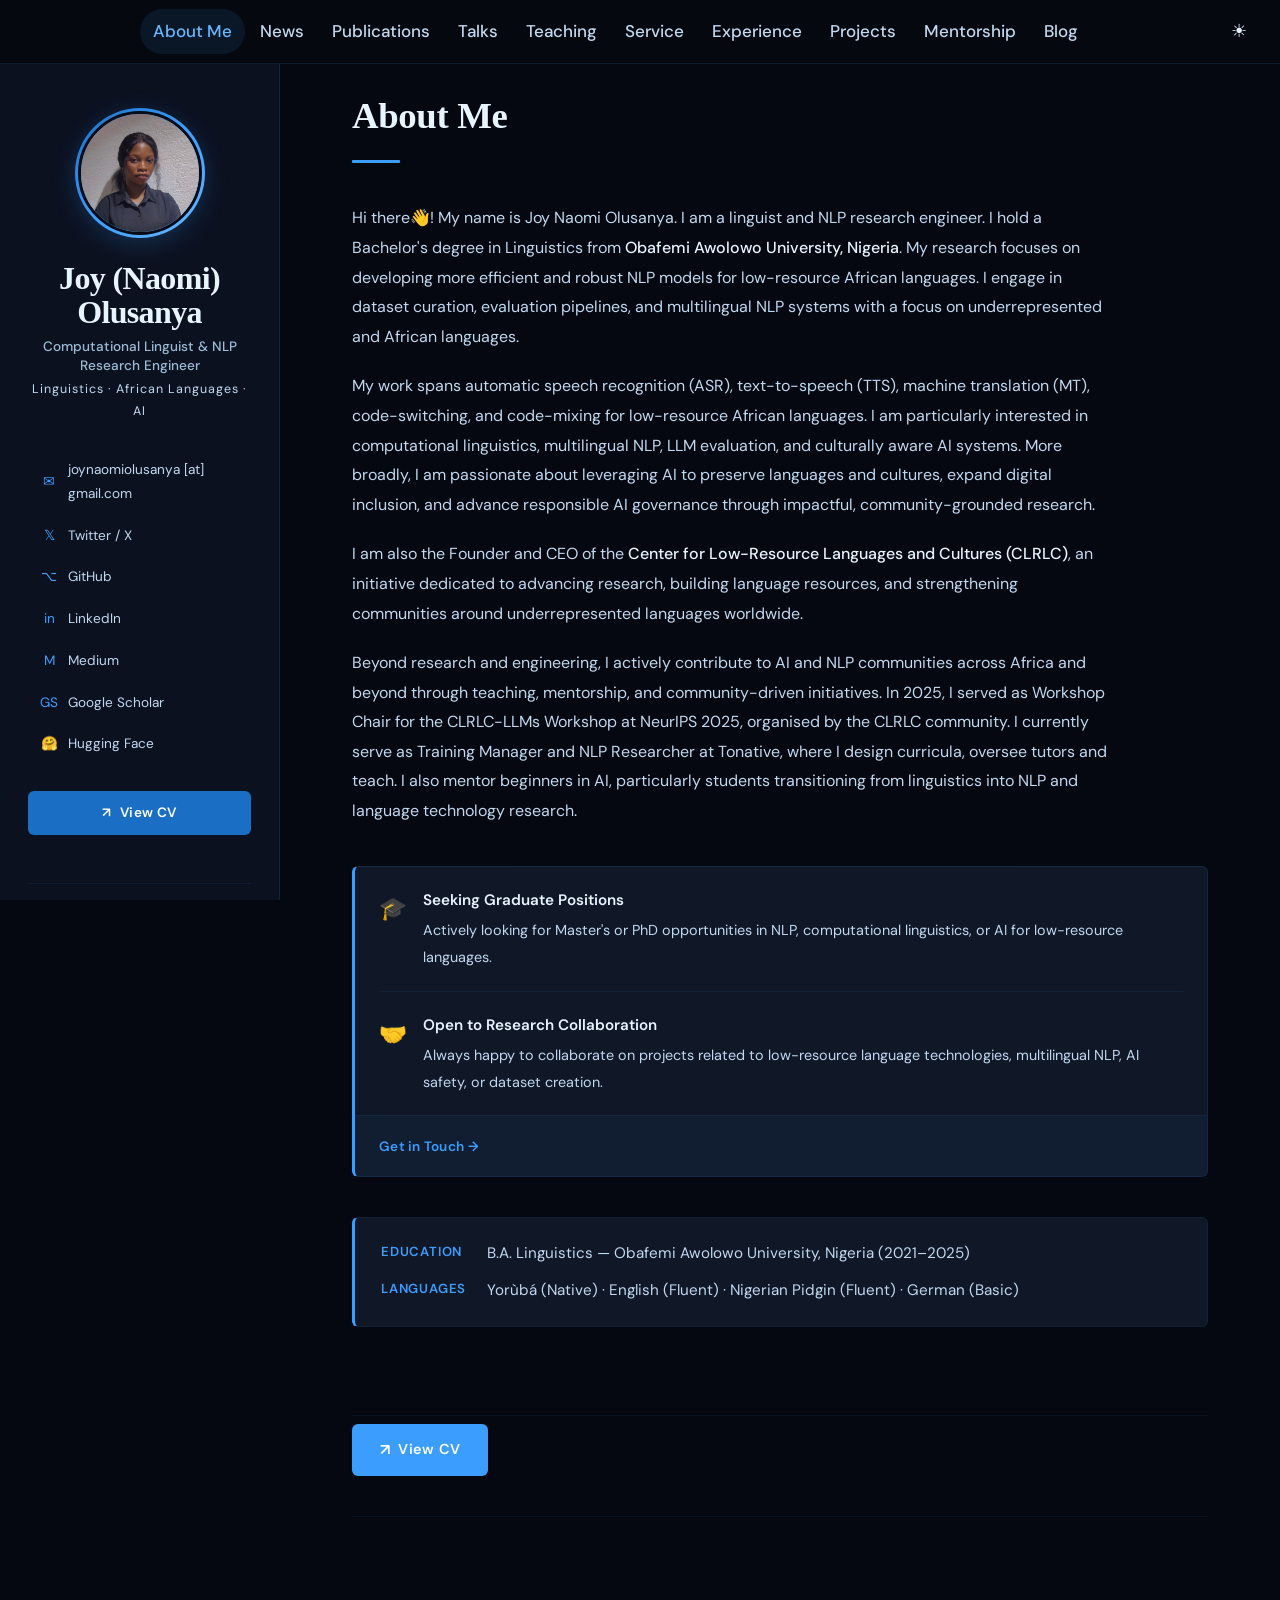
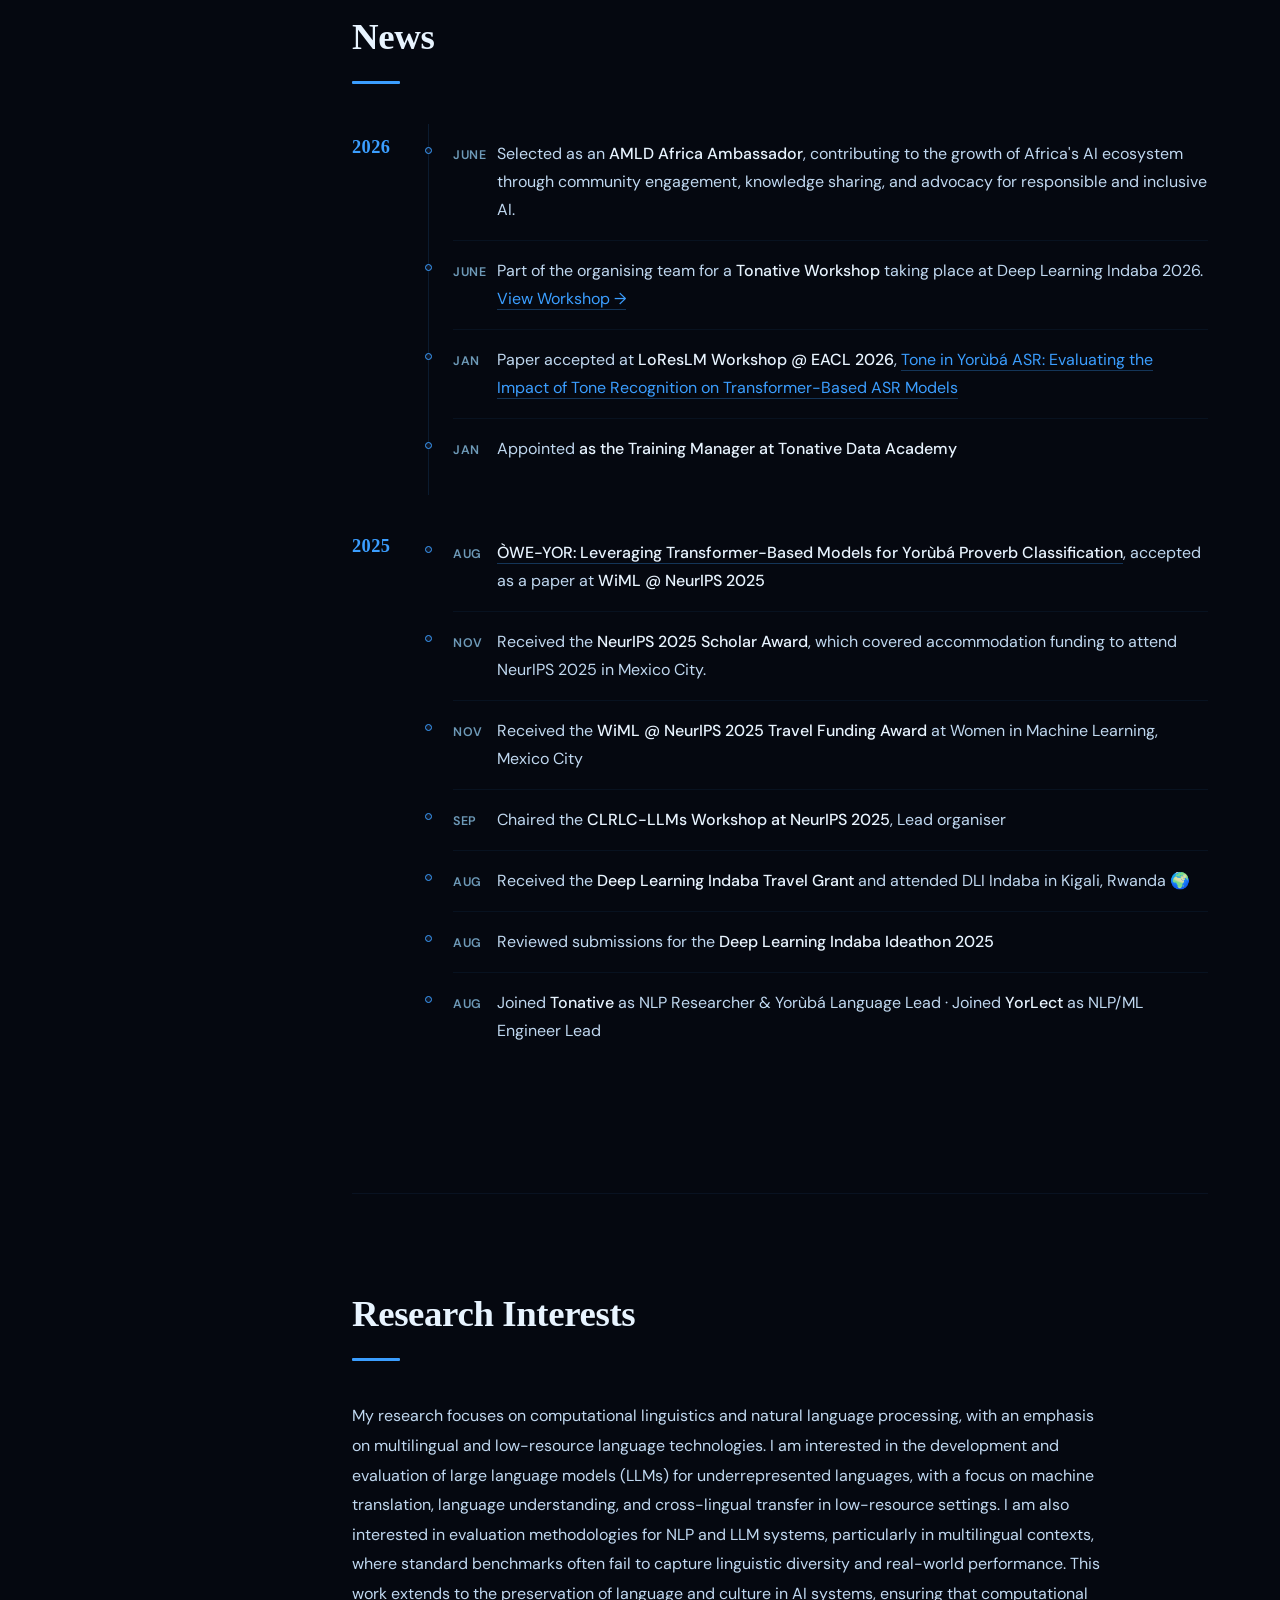
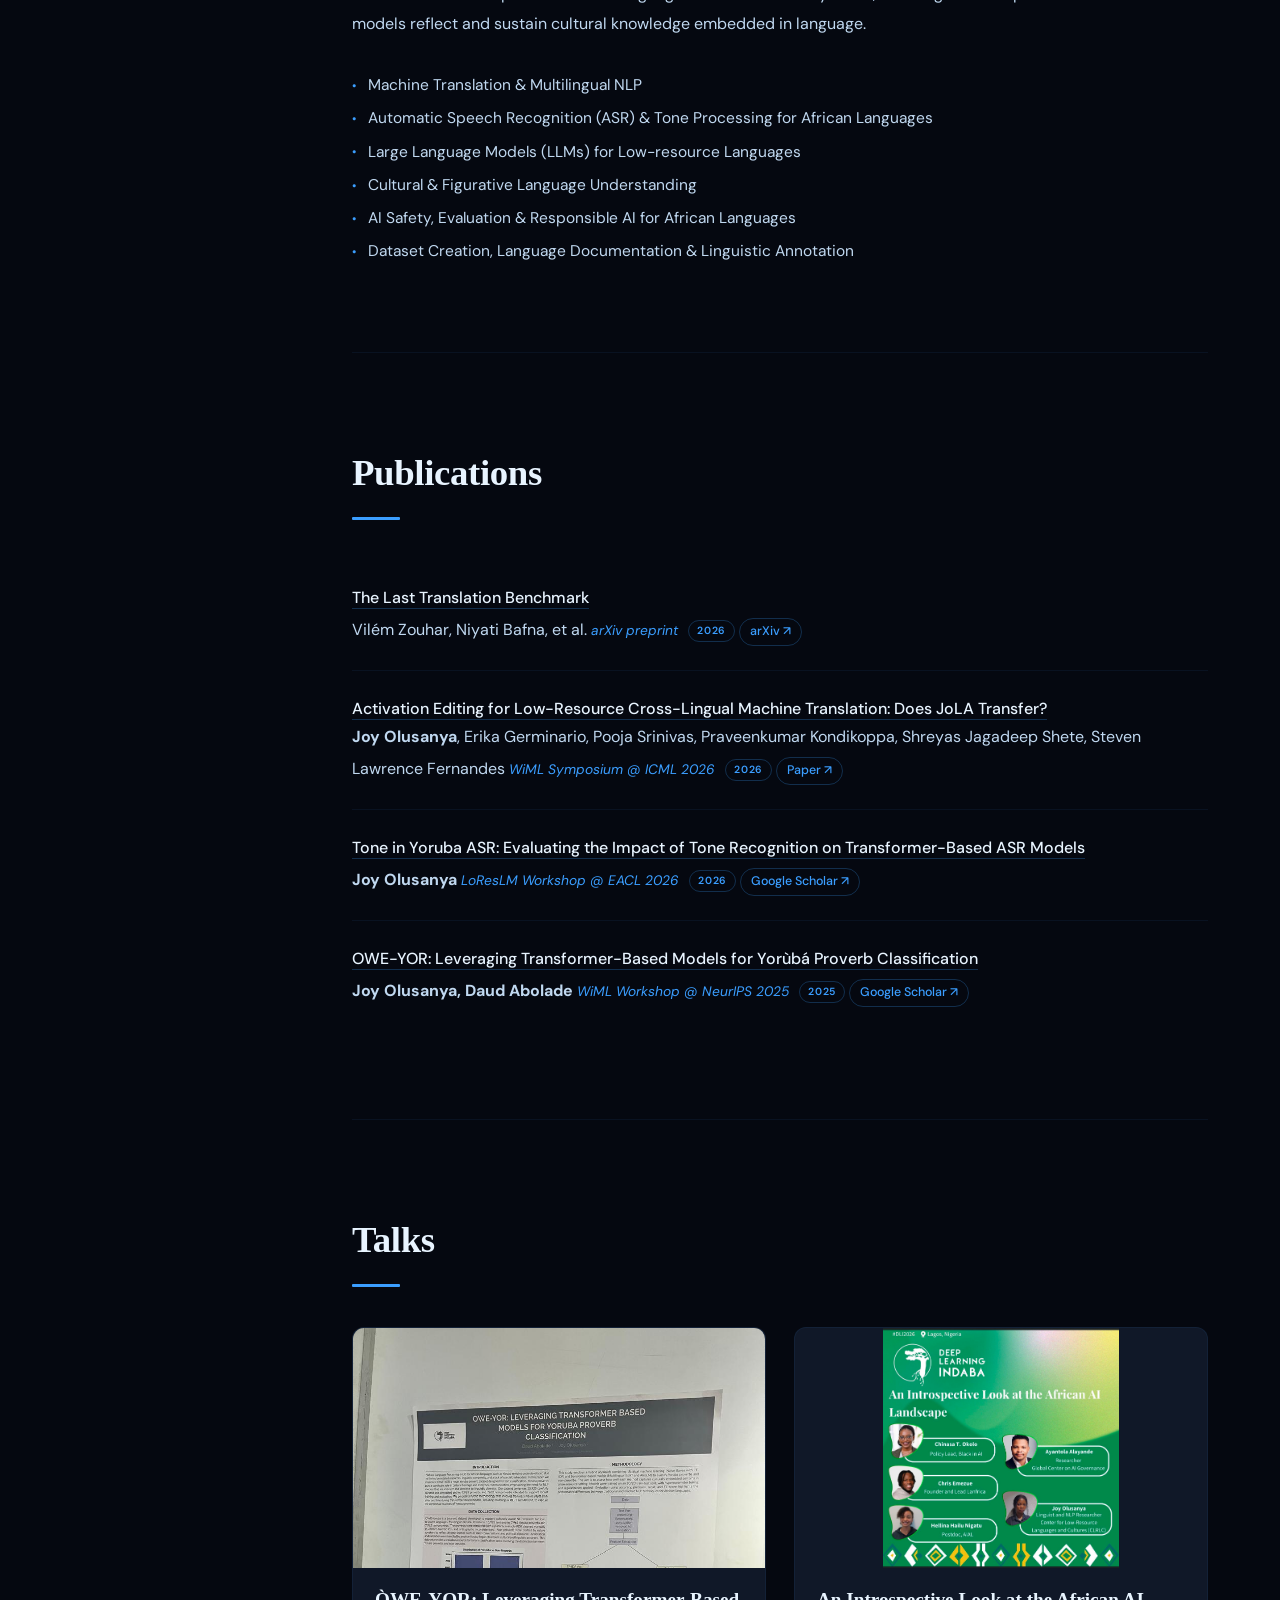
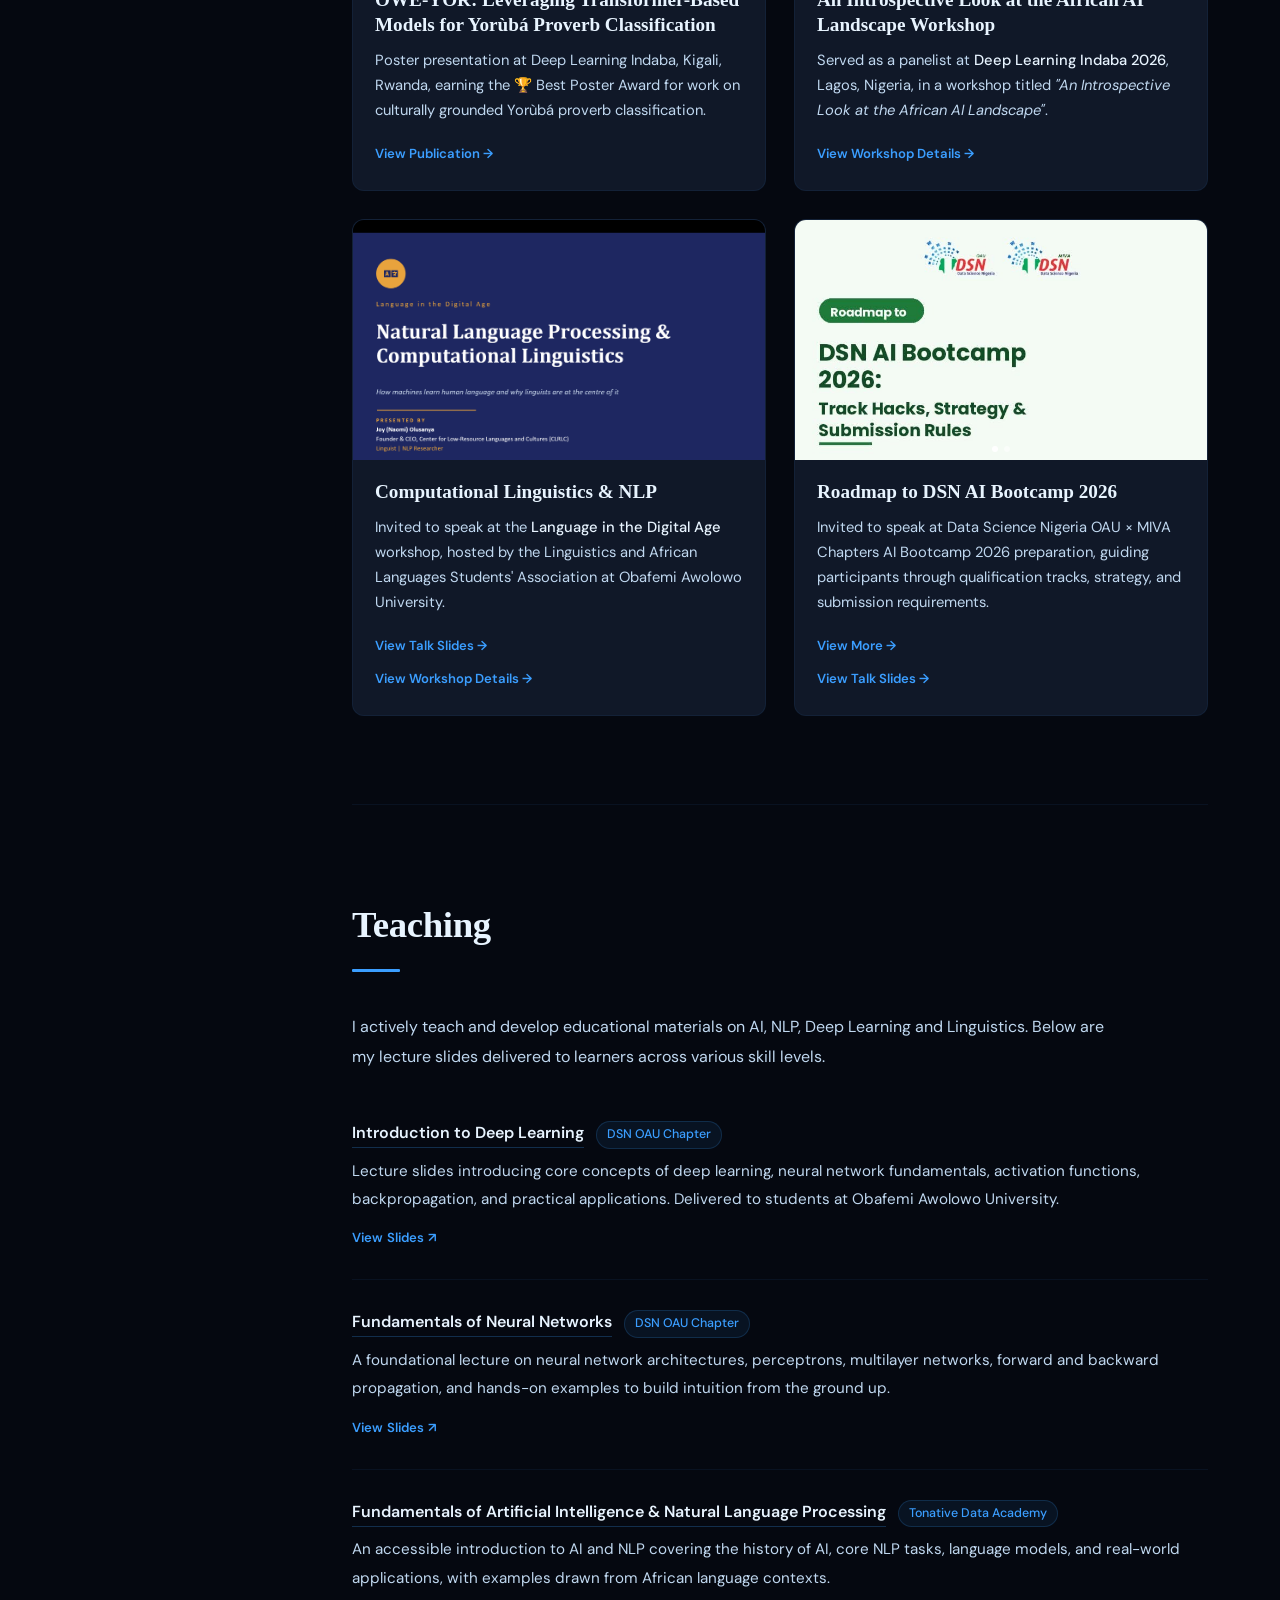
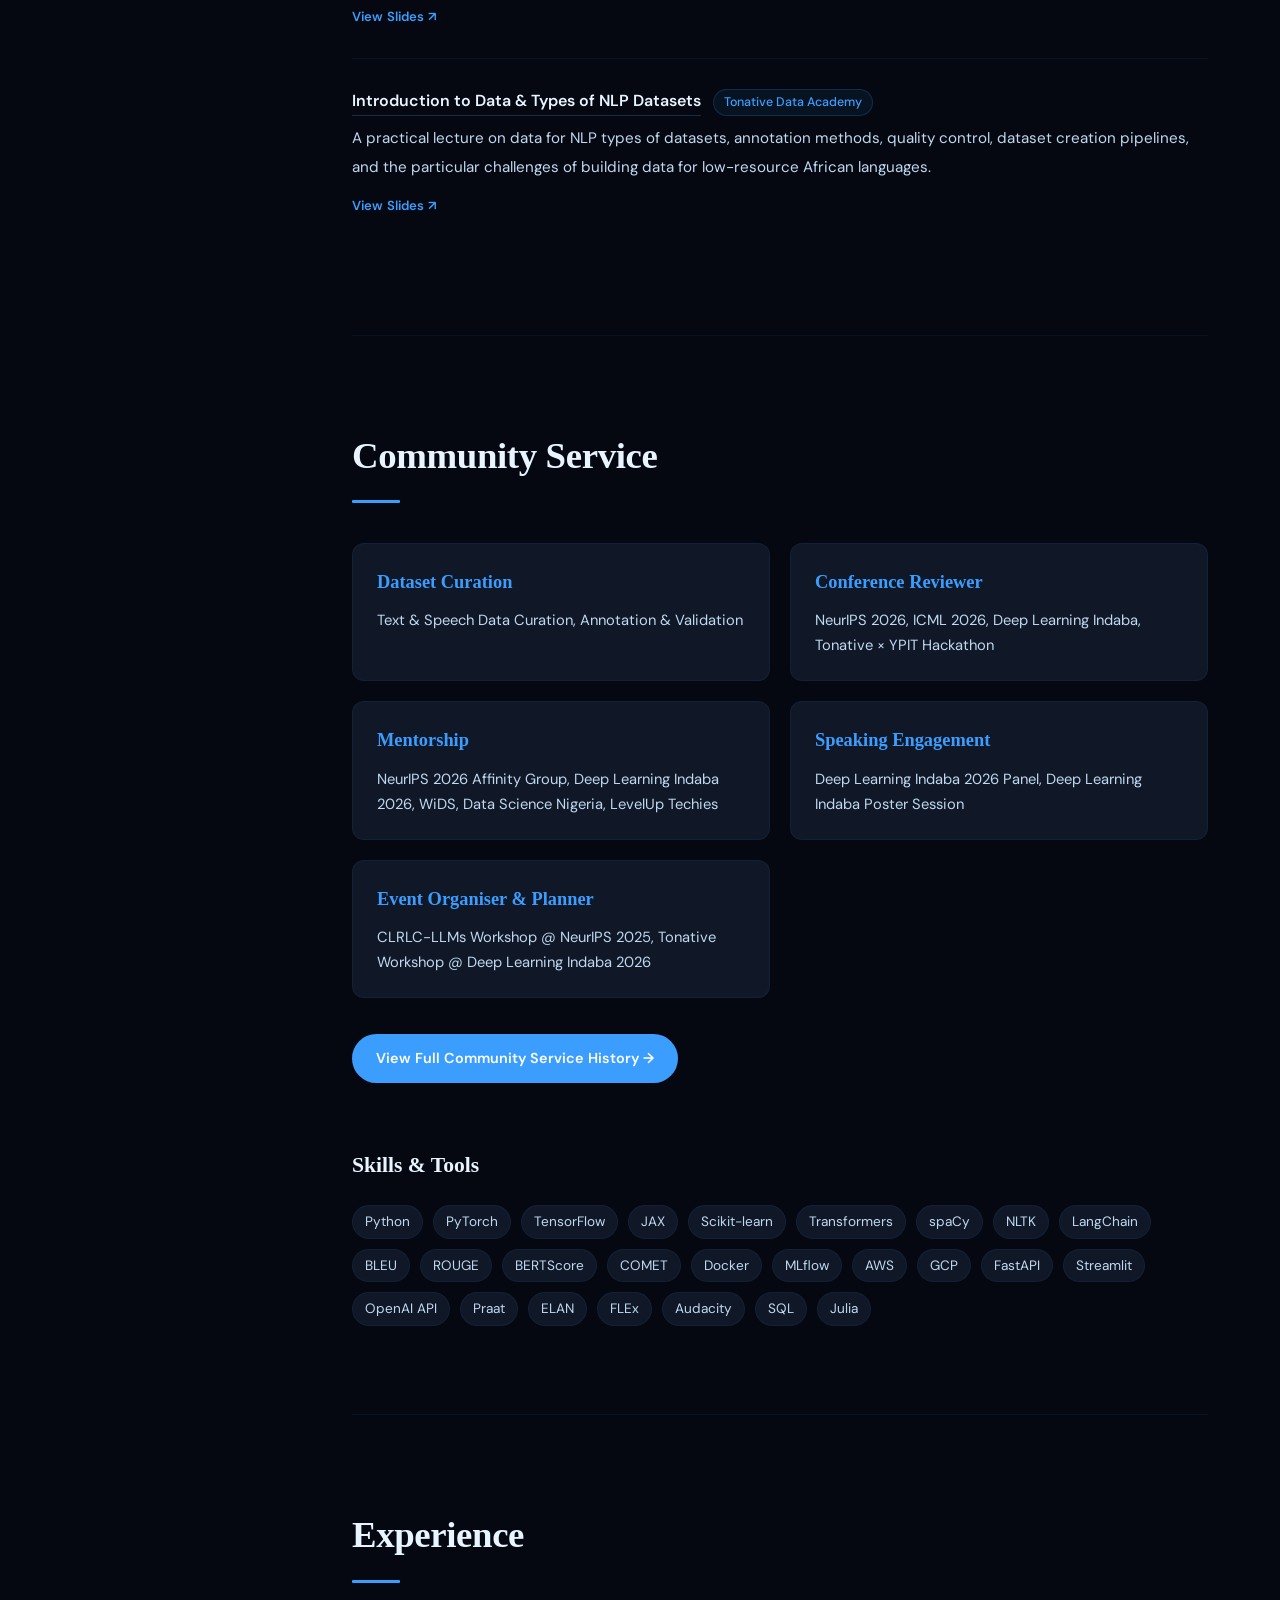
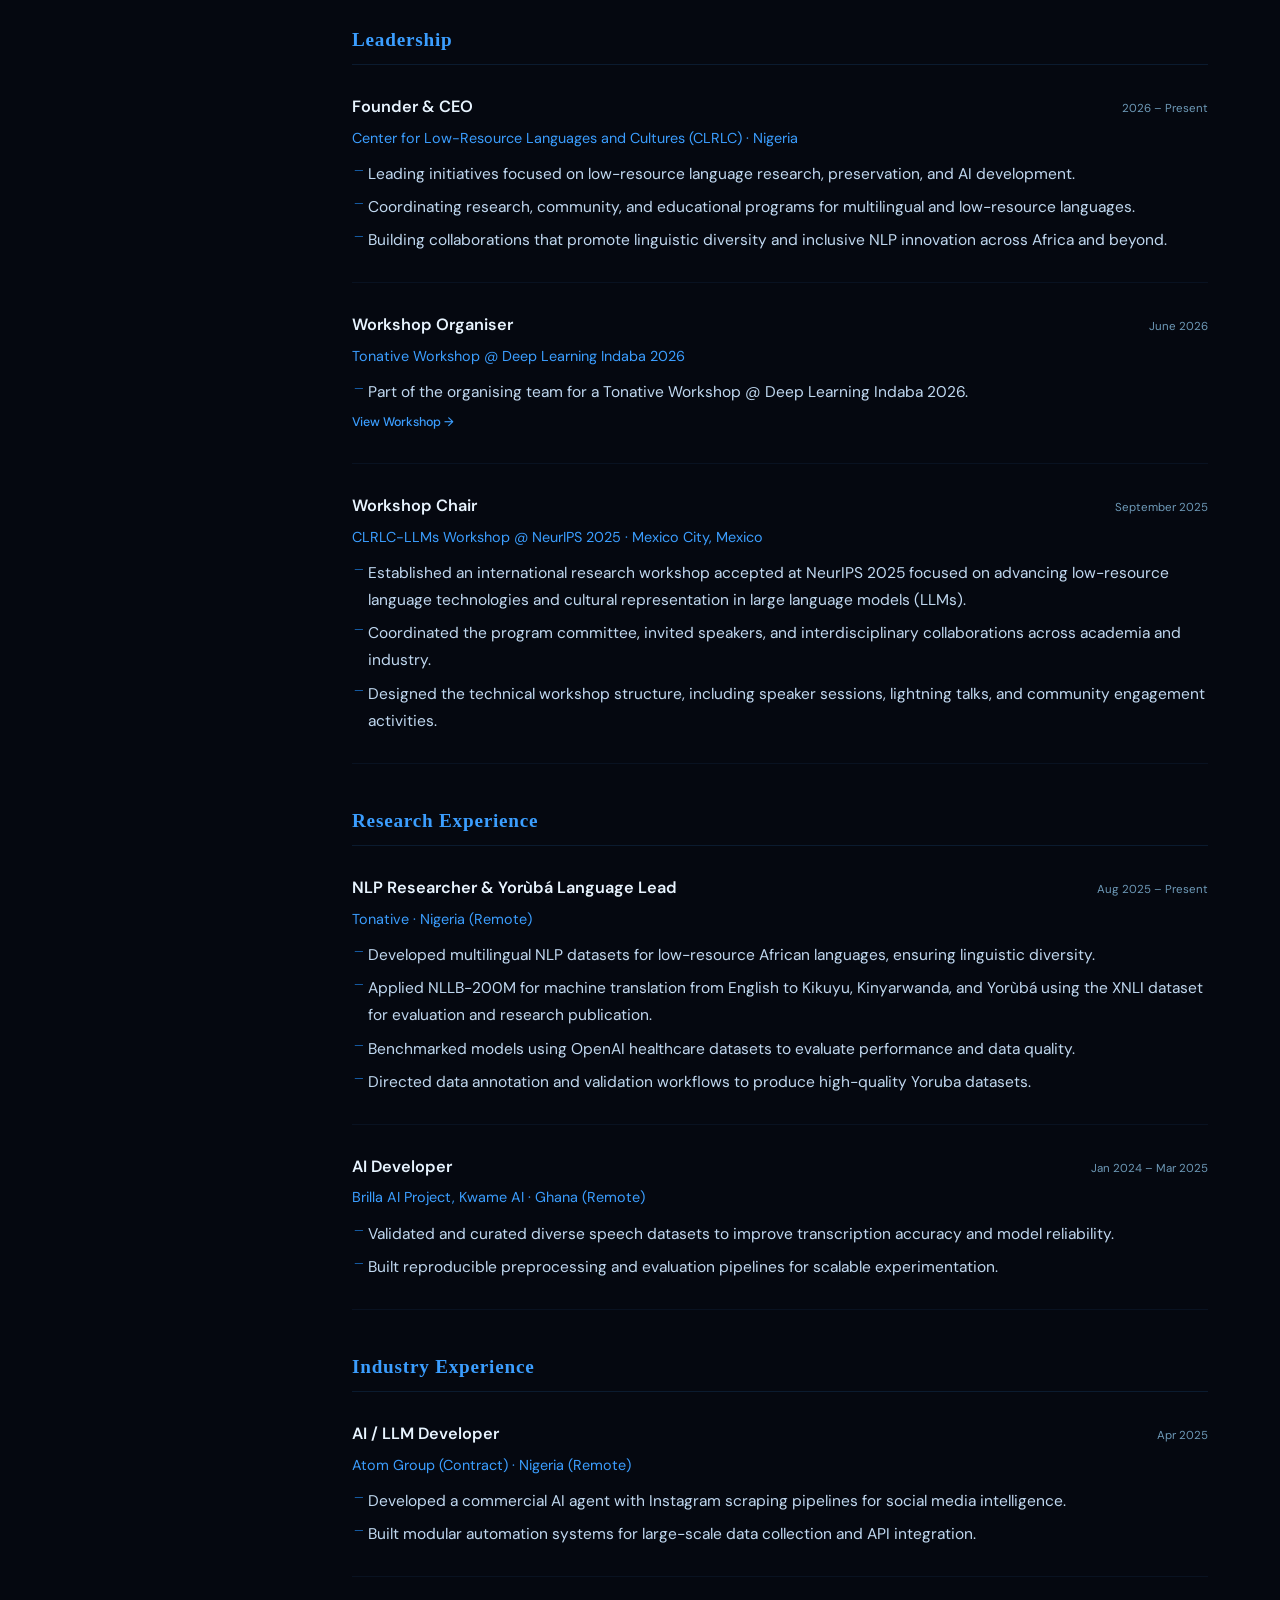
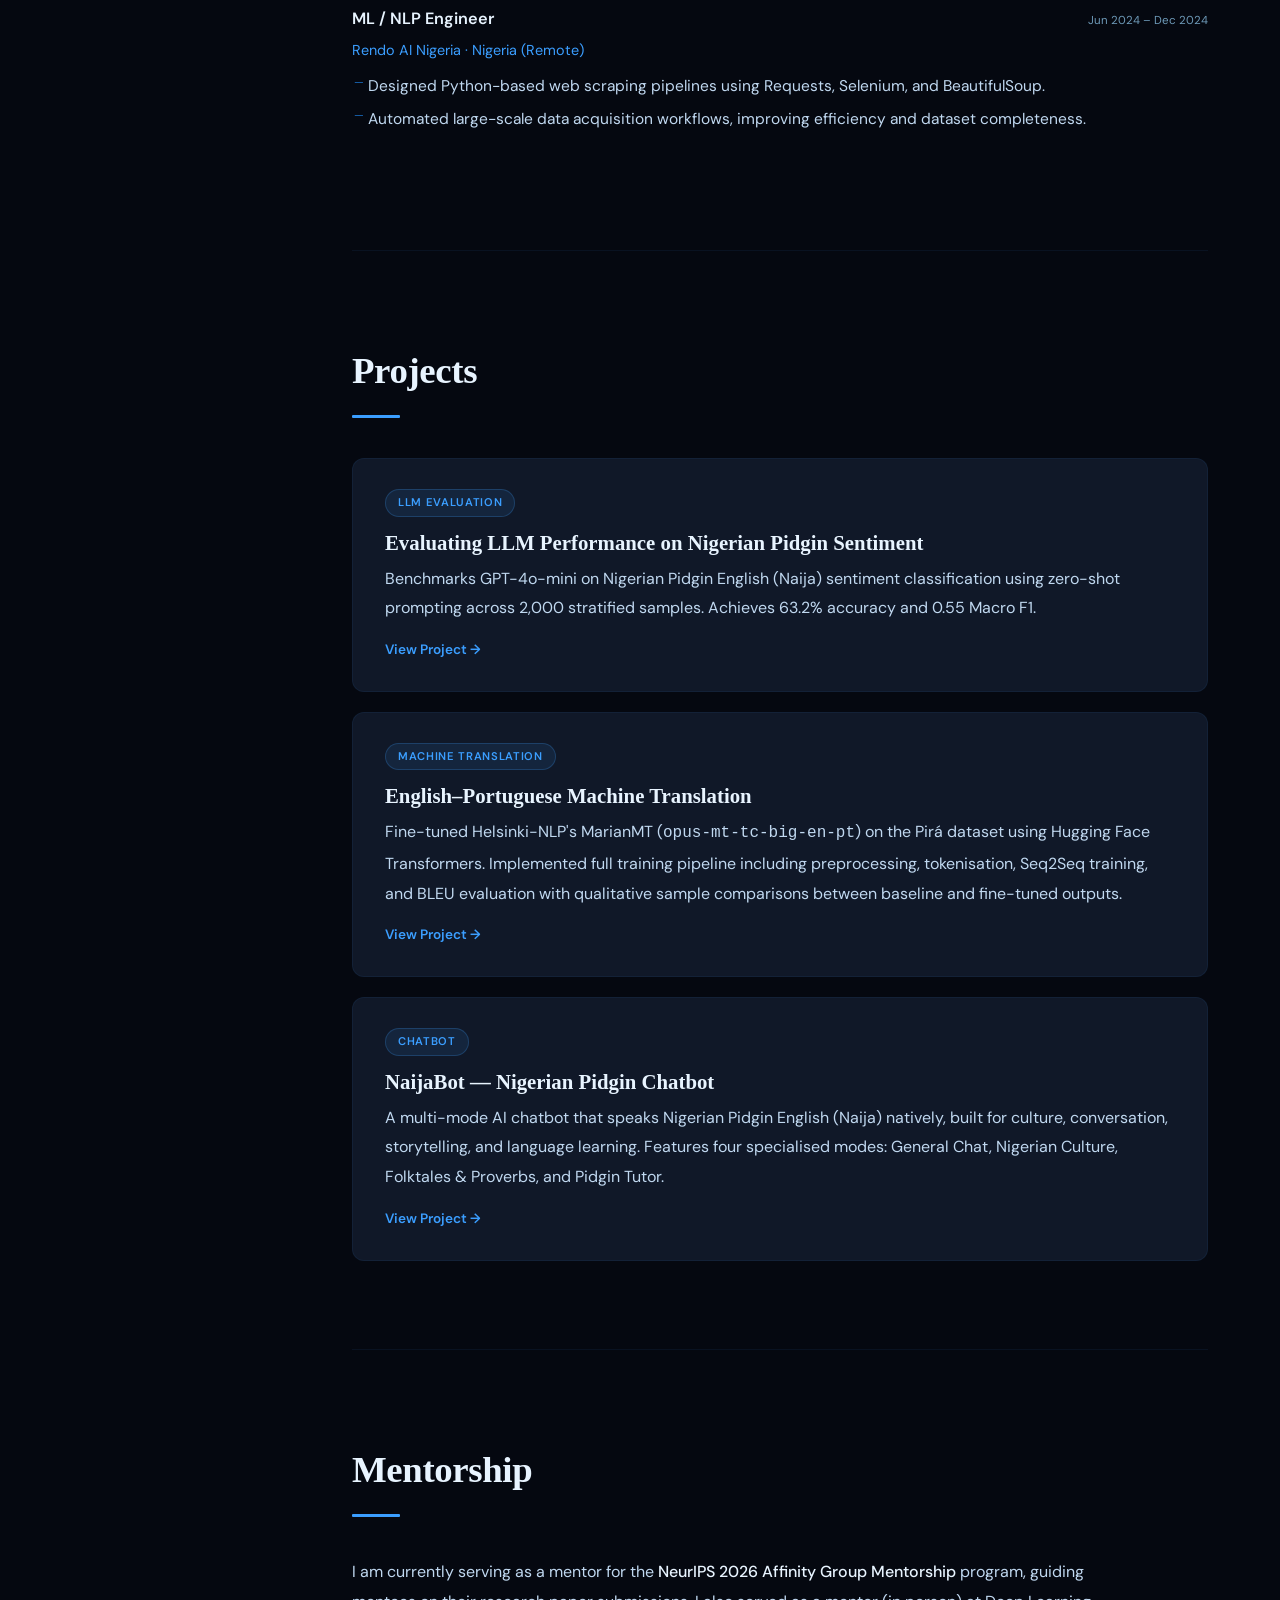
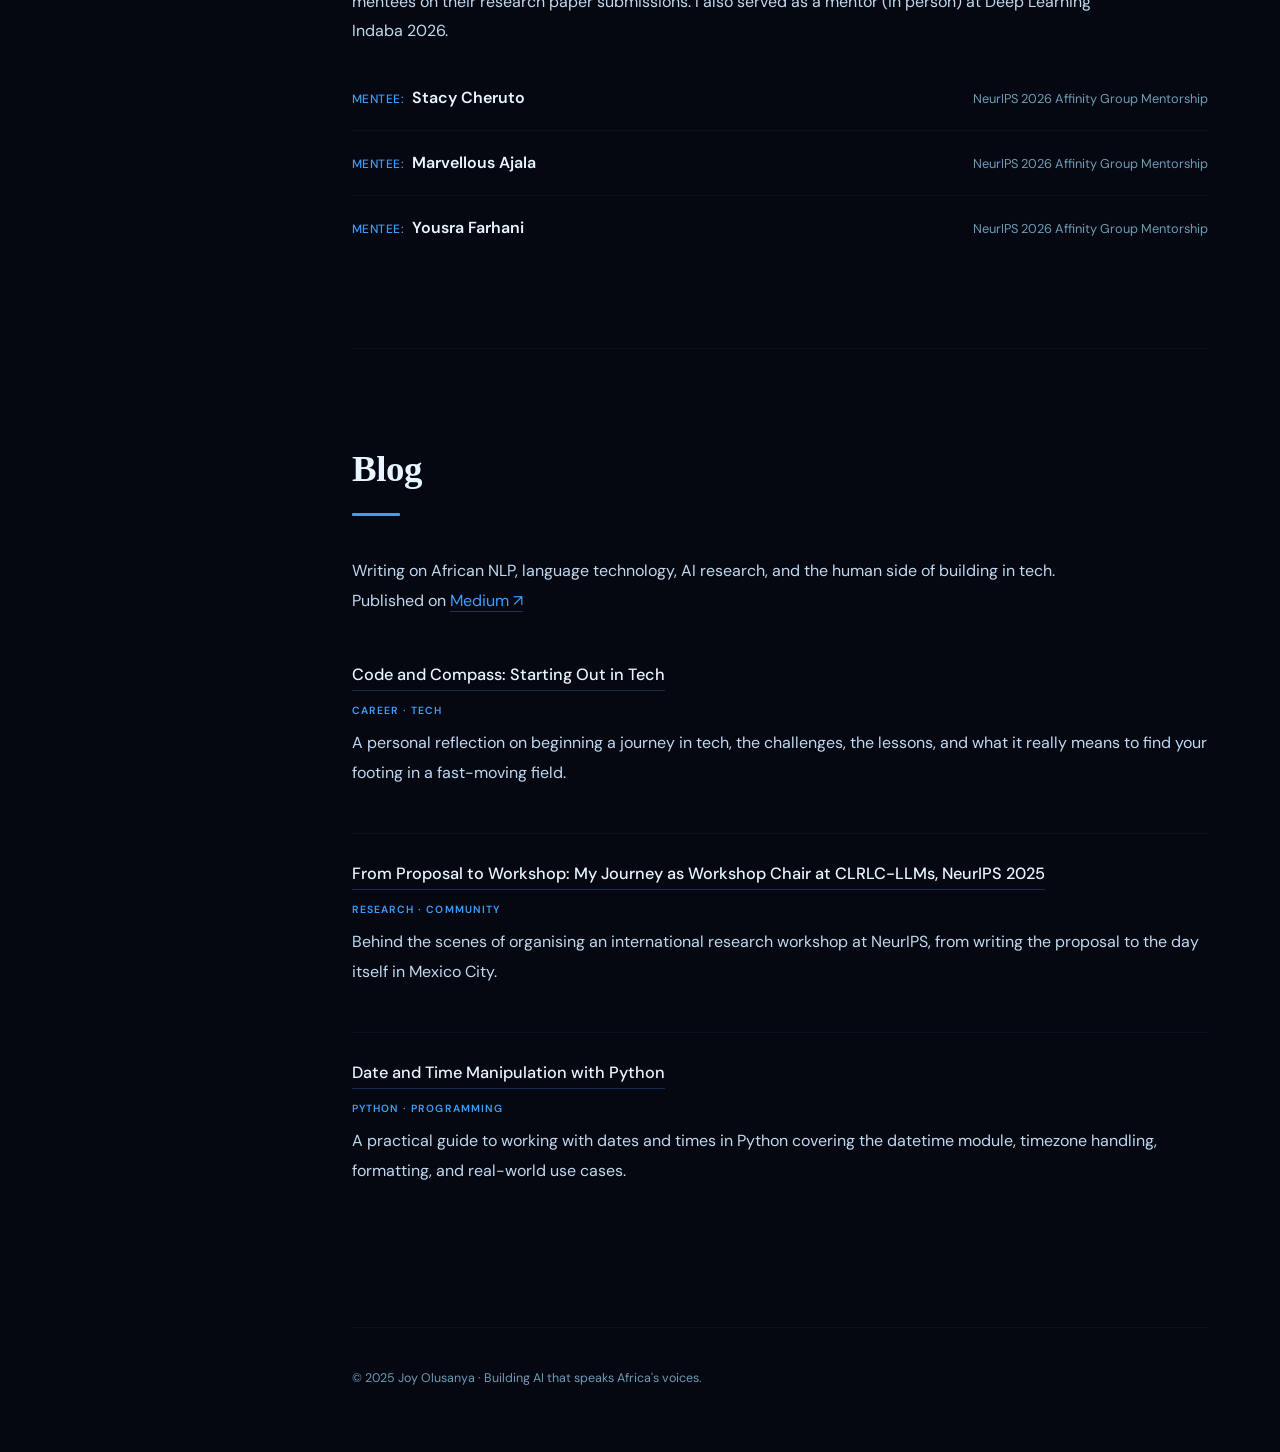
<file: index.html>
<!DOCTYPE html>
<html lang="en">
<head>
  <meta charset="UTF-8" />
  <meta name="viewport" content="width=device-width, initial-scale=1.0" />
  <title>Joy Olusanya</title>
  <meta name="description" content="Joy Olusanya, NLP Researcher specializing in AI for African languages, low-resource NLP, and multilingual systems." />
  <link rel="preconnect" href="https://fonts.googleapis.com" />
  <link rel="preconnect" href="https://fonts.gstatic.com" crossorigin />
  <link href="https://fonts.googleapis.com/css2?family=Cormorant+Garant:ital,wght@0,300;0,400;0,500;0,600;0,700;1,300;1,400;1,600&family=DM+Sans:ital,opsz,wght@0,9..40,300;0,9..40,400;0,9..40,500;0,9..40,600;1,9..40,300&display=swap" rel="stylesheet" />
  <link rel="stylesheet" href="styles.css" />
</head>
<body>

  <!-- ░░ BACKGROUND CANVAS ░░ -->
  <canvas id="langCanvas" aria-hidden="true"></canvas>

  <!-- ░░ TOP HEADER MENU ░░ -->
  <header class="topbar" id="topbar">
    <div class="topbar-inner">

      <nav class="topbar-nav" id="topbarNav">
        <a href="#intro"        class="tb-nav-link" data-section="intro">About Me</a>
        <a href="#news"         class="tb-nav-link" data-section="news">News</a>
        <a href="#publications" class="tb-nav-link" data-section="publications">Publications</a>
        <a href="#talks"        class="tb-nav-link" data-section="talks">Talks</a>
        <a href="#teaching"     class="tb-nav-link" data-section="teaching">Teaching</a>
        <a href="#service"      class="tb-nav-link" data-section="service">Service</a>
        <a href="#experience"   class="tb-nav-link" data-section="experience">Experience</a>
        <a href="#projects"     class="tb-nav-link" data-section="projects">Projects</a>
        <a href="#mentorship"   class="tb-nav-link" data-section="mentorship">Mentorship</a>
        <a href="#blog"         class="tb-nav-link" data-section="blog">Blog</a>
      </nav>

      <div class="topbar-controls">
        <button class="theme-toggle" id="themeToggleTop" aria-label="Toggle theme">
          <span class="theme-icon theme-icon--dark">☀</span>
          <span class="theme-icon theme-icon--light">☾</span>
        </button>
        <button class="nav-toggle" id="navToggleTop" aria-label="Open menu">
          <span></span><span></span><span></span>
        </button>
      </div>
    </div>
  </header>

  <!-- ░░ LAYOUT WRAPPER ░░ -->
  <div class="layout">

    <!-- ════ SIDEBAR ════ -->
    <aside class="sidebar" id="sidebar">
      <div class="sidebar-inner">

        <!-- Photo -->
        <div class="sb-photo-wrap">
          <div class="sb-photo-ring">
            <img src="images/photo.jpg" alt="Joy Olusanya" class="sb-photo" />
          </div>
          <div class="sb-photo-glow" aria-hidden="true"></div>
        </div>

        <!-- Name + Title -->
        <div class="sb-identity">
          <h1 class="sb-name">Joy (Naomi) <em>Olusanya</em></h1>
          <p class="sb-title"> Computational Linguist &amp; NLP Research Engineer</p>
          <p class="sb-affil">Linguistics · African Languages · AI</p>
        </div>

        <!-- Contact Links -->
        <div class="sb-links">
          <a href="mailto:joynaomiolusanya@gmail.com" class="sb-link">
            <span class="sb-link-icon">✉</span>
            <span>joynaomiolusanya [at] gmail.com</span>
          </a>
          <a href="https://x.com/Naomi_Joy___" target="_blank" rel="noopener" class="sb-link">
            <span class="sb-link-icon">𝕏</span>
            <span>Twitter / X</span>
          </a>
          <a href="https://github.com/Naomi-NLP" target="_blank" rel="noopener" class="sb-link">
            <span class="sb-link-icon">⌥</span>
            <span>GitHub</span>
          </a>
          <a href="https://linkedin.com/in/joy-olusanya" target="_blank" rel="noopener" class="sb-link">
            <span class="sb-link-icon">in</span>
            <span>LinkedIn</span>
          </a>
          <a href="https://medium.com/@joynaomi81" target="_blank" rel="noopener" class="sb-link">
            <span class="sb-link-icon">M</span>
            <span>Medium</span>
          </a>
          <a href="https://scholar.google.com/citations?user=LqB6xIQAAAAJ&hl=en" target="_blank" rel="noopener" class="sb-link">
            <span class="sb-link-icon">GS</span>
            <span>Google Scholar</span>
          </a>
          <a href="https://huggingface.co/NaomiNLP" target="_blank" rel="noopener" class="sb-link">
            <span class="sb-link-icon">🤗</span>
            <span>Hugging Face</span>
          </a>
        </div>

        <!-- CV -->
        <a href="Joy Olusanya CV.pdf" target="_blank" rel="noopener" class="sb-cv-btn">
          <span>↗</span> View CV
        </a>

        <!-- Theme Toggle (desktop) -->
        <div class="sb-bottom">
          <button class="theme-toggle sb-theme" id="themeToggleDesktop" aria-label="Toggle theme">
            <span class="theme-icon theme-icon--dark">☀</span>
            <span class="theme-icon theme-icon--light">☾</span>
            <span class="sb-theme-label">Toggle theme</span>
          </button>
        </div>

      </div>
    </aside>

    <!-- ════ MAIN CONTENT ════ -->
    <main class="main-content">

      <!-- ── About Me ── -->
      <section id="intro" class="content-section">
        <h2 class="cs-heading">About Me</h2>
        <div class="cs-divider"></div>

        <p>
          Hi there👋! My name is Joy Naomi Olusanya. I am a linguist and NLP research engineer. I hold a Bachelor's degree in Linguistics from <strong>Obafemi Awolowo University, Nigeria</strong>. My research focuses on developing more efficient and robust NLP models for low-resource African languages. I engage in dataset curation, evaluation pipelines, and multilingual NLP systems with a focus on underrepresented and African languages.
        </p>

        <p>
          My work spans automatic speech recognition (ASR), text-to-speech (TTS), machine translation (MT), code-switching, and code-mixing for low-resource African languages. I am particularly interested in computational linguistics, multilingual NLP, LLM evaluation, and culturally aware AI systems. More broadly, I am passionate about leveraging AI to preserve languages and cultures, expand digital inclusion, and advance responsible AI governance through impactful, community-grounded research.
        </p>

        <p>
          I am also the Founder and CEO of the <strong>Center for Low-Resource Languages and Cultures (CLRLC)</strong>, an initiative dedicated to advancing research, building language resources, and strengthening communities around underrepresented languages worldwide.
        </p>

        <p>
          Beyond research and engineering, I actively contribute to AI and NLP communities across Africa and beyond through teaching, mentorship, and community-driven initiatives. In 2025, I served as Workshop Chair for the CLRLC-LLMs Workshop at NeurIPS 2025, organised by the CLRLC community. I currently serve as Training Manager and NLP Researcher at Tonative, where I design curricula, oversee tutors and teach. I also mentor beginners in AI, particularly students transitioning from linguistics into NLP and language technology research.
        </p>

        <!-- Callout Banner -->
        <div class="callout-banner">
          <div class="callout-item">
            <span class="callout-icon">🎓</span>
            <div>
              <strong>Seeking Graduate Positions</strong>
              <p>Actively looking for Master's or PhD opportunities in NLP, computational linguistics, or AI for low-resource languages.</p>
            </div>
          </div>
          <div class="callout-divider"></div>
          <div class="callout-item">
            <span class="callout-icon">🤝</span>
            <div>
              <strong>Open to Research Collaboration</strong>
              <p>Always happy to collaborate on projects related to low-resource language technologies, multilingual NLP, AI safety, or dataset creation.</p>
            </div>
          </div>
          <div class="callout-cta">
            <a href="mailto:joynaomiolusanya@gmail.com" class="callout-btn">Get in Touch →</a>
          </div>
        </div>

        <div class="intro-meta">
          <div class="intro-meta-item">
            <span class="intro-meta-label">Education</span>
            <span>B.A. Linguistics — Obafemi Awolowo University, Nigeria (2021–2025)</span>
          </div>
          <div class="intro-meta-item">
            <span class="intro-meta-label">Languages</span>
            <span>Yorùbá (Native) · English (Fluent) · Nigerian Pidgin (Fluent) · German (Basic)</span>
          </div>
        </div>
      </section>

      <!-- ── CV ── -->
      <section id="cv" class="content-section cv-section">
        <div class="cv-actions">
          <a href="Joy Olusanya CV.pdf" target="_blank" rel="noopener" class="cv-btn-primary">
            <span class="cv-btn-icon">↗</span>
            View CV
          </a>
        </div>
      </section>

      <!-- ── News ── -->
      <section id="news" class="content-section">
        <h2 class="cs-heading">News</h2>
        <div class="cs-divider"></div>
        <div class="news-timeline">

          <!-- 2026 -->
          <div class="news-year-group">
            <span class="news-year-label">2026</span>
            <div class="news-year-items">
              <div class="news-entry">
                <span class="news-month">June</span>
                <div class="news-body">
                  Selected as an <strong>AMLD Africa Ambassador</strong>, contributing to the growth of Africa's AI ecosystem through community engagement, knowledge sharing, and advocacy for responsible and inclusive AI.
                </div>
              </div>
              <div class="news-entry">
                <span class="news-month">June</span>
                <div class="news-body">
                  Part of the organising team for a <strong>Tonative Workshop</strong> taking place at Deep Learning Indaba 2026.
                  <a href="https://www.tonative.org/indaba-2026" target="_blank" rel="noopener" class="text-link">View Workshop →</a>
                </div>
              </div>
              <div class="news-entry">
                <span class="news-month">Jan</span>
                <div class="news-body">
                  Paper accepted at <strong>LoResLM Workshop @ EACL 2026</strong>,
                  <a href="#publications" class="text-link">Tone in Yorùbá ASR: Evaluating the Impact of Tone Recognition on Transformer-Based ASR Models</a>
                </div>
              </div>
              <div class="news-entry">
                <span class="news-month">Jan</span>
                <div class="news-body">
                  Appointed <strong>as the Training Manager at Tonative Data Academy</strong>
                </div>
              </div>
            </div>
          </div>

          <!-- 2025 -->
          <div class="news-year-group">
            <span class="news-year-label">2025</span>
            <div class="news-year-items">
              <div class="news-entry">
                <span class="news-month">Aug</span>
                <div class="news-body">
                  <a href="#publications" class="text-link"><strong>ÒWE-YOR: Leveraging Transformer-Based Models for Yorùbá Proverb Classification</strong></a>,
                  accepted as a paper at <strong>WiML @ NeurIPS 2025</strong>
                </div>
              </div>
              <div class="news-entry">
                <span class="news-month">Nov</span>
                <div class="news-body">
                  Received the <strong>NeurIPS 2025 Scholar Award</strong>, which covered accommodation funding to attend NeurIPS 2025 in Mexico City.
                </div>
              </div>
              <div class="news-entry">
                <span class="news-month">Nov</span>
                <div class="news-body">
                  Received the <strong>WiML @ NeurIPS 2025 Travel Funding Award</strong> at Women in Machine Learning, Mexico City
                </div>
              </div>
              <div class="news-entry">
                <span class="news-month">Sep</span>
                <div class="news-body">
                  Chaired the <strong>CLRLC-LLMs Workshop at NeurIPS 2025</strong>, Lead organiser
                </div>
              </div>
              <div class="news-entry">
                <span class="news-month">Aug</span>
                <div class="news-body">
                  Received the <strong>Deep Learning Indaba Travel Grant</strong> and attended DLI Indaba in Kigali, Rwanda 🌍
                </div>
              </div>
              <div class="news-entry">
                <span class="news-month">Aug</span>
                <div class="news-body">
                  Reviewed submissions for the <strong>Deep Learning Indaba Ideathon 2025</strong>
                </div>
              </div>
              <div class="news-entry">
                <span class="news-month">Aug</span>
                <div class="news-body">
                  Joined <strong>Tonative</strong> as NLP Researcher &amp; Yorùbá Language Lead · Joined <strong>YorLect</strong> as NLP/ML Engineer Lead
                </div>
              </div>
            </div>
          </div>

        </div>
      </section>

      <!-- ── Research Interests ── -->
      <section id="research" class="content-section">
        <h2 class="cs-heading">Research Interests</h2>
        <div class="cs-divider"></div>

        <div class="ri-narrative">
          <p>
            My research focuses on computational linguistics and natural language processing, with an emphasis on multilingual and low-resource language technologies. I am interested in the development and evaluation of large language models (LLMs) for underrepresented languages, with a focus on machine translation, language understanding, and cross-lingual transfer in low-resource settings. I am also interested in evaluation methodologies for NLP and LLM systems, particularly in multilingual contexts, where standard benchmarks often fail to capture linguistic diversity and real-world performance. This work extends to the preservation of language and culture in AI systems, ensuring that computational models reflect and sustain cultural knowledge embedded in language.
          </p>
        </div>

        <ul class="ri-bullets">
          <li>Machine Translation &amp; Multilingual NLP</li>
          <li>Automatic Speech Recognition (ASR) &amp; Tone Processing for African Languages</li>
          <li>Large Language Models (LLMs) for Low-resource Languages</li>
          <li>Cultural &amp; Figurative Language Understanding</li>
          <li>AI Safety, Evaluation &amp; Responsible AI for African Languages</li>
          <li>Dataset Creation, Language Documentation &amp; Linguistic Annotation</li>
        </ul>
      </section>

      <!-- ── Publications ── -->
      <section id="publications" class="content-section">
        <h2 class="cs-heading">Publications</h2>
        <div class="cs-divider"></div>
        <ul class="pub-list">
          <li>
            <a href="https://arxiv.org/abs/2609.04173" target="_blank" rel="noopener" class="pub-title-link">The Last Translation Benchmark</a><br/>
            Vilém Zouhar, Niyati Bafna, et al.
            <span class="pub-venue-inline">arXiv preprint</span>
            <span class="pub-badge">2026</span>
            <span class="pub-links">
              <a href="https://arxiv.org/abs/2609.04173" target="_blank" rel="noopener" class="pub-ext-link">arXiv ↗</a>
            </span>
          </li>
          <li>
            <a href="https://drive.google.com/file/d/12LqRggIJmiduvp7E7qk_77q2DnA3EGWC/view?usp=sharing" target="_blank" rel="noopener" class="pub-title-link">Activation Editing for Low-Resource Cross-Lingual Machine Translation: Does JoLA Transfer?</a><br/>
            <strong>Joy Olusanya</strong>, Erika Germinario, Pooja Srinivas, Praveenkumar Kondikoppa, Shreyas Jagadeep Shete, Steven Lawrence Fernandes
            <span class="pub-venue-inline">WiML Symposium @ ICML 2026</span>
            <span class="pub-badge">2026</span>
            <span class="pub-links">
              <a href="https://drive.google.com/file/d/12LqRggIJmiduvp7E7qk_77q2DnA3EGWC/view?usp=sharing" target="_blank" rel="noopener" class="pub-ext-link">Paper ↗</a>
            </span>
          </li>
          <li>
            <a href="https://scholar.google.com/citations?view_op=view_citation&hl=en&user=LqB6xIQAAAAJ&citation_for_view=LqB6xIQAAAAJ:Ug5p-4gJ2f0C" target="_blank" rel="noopener" class="pub-title-link">Tone in Yoruba ASR: Evaluating the Impact of Tone Recognition on Transformer-Based ASR Models</a><br/>
            <strong>Joy Olusanya</strong>
            <span class="pub-venue-inline">LoResLM Workshop @ EACL 2026</span>
            <span class="pub-badge">2026</span>
            <span class="pub-links">
              <a href="https://scholar.google.com/citations?view_op=view_citation&hl=en&user=LqB6xIQAAAAJ&citation_for_view=LqB6xIQAAAAJ:Ug5p-4gJ2f0C" target="_blank" rel="noopener" class="pub-ext-link">Google Scholar ↗</a>
            </span>
          </li>
          <li>
            <a href="https://scholar.google.com/citations?view_op=view_citation&hl=en&user=LqB6xIQAAAAJ&citation_for_view=LqB6xIQAAAAJ:ruyezt5ZtCIC" target="_blank" rel="noopener" class="pub-title-link">OWE-YOR: Leveraging Transformer-Based Models for Yorùbá Proverb Classification</a><br/>
            <strong>Joy Olusanya, Daud Abolade</strong>
            <span class="pub-venue-inline">WiML Workshop @ NeurIPS 2025</span>
            <span class="pub-badge">2025</span>
            <span class="pub-links">
              <a href="https://scholar.google.com/citations?view_op=view_citation&hl=en&user=LqB6xIQAAAAJ&citation_for_view=LqB6xIQAAAAJ:ruyezt5ZtCIC" target="_blank" rel="noopener" class="pub-ext-link">Google Scholar ↗</a>
            </span>
          </li>
        </ul>
      </section>

      <!-- ── Talks ── -->
      <section id="talks" class="content-section">
        <h2 class="cs-heading">Talks</h2>
        <div class="cs-divider"></div>

        <div class="talks-grid">

          <div class="talk-card">
            <div class="talk-photo-wrap">
              <img src="images/talk-owe-yor.jpg" alt="ÒWE-YOR poster presentation at Deep Learning Indaba" class="talk-photo" />
            </div>
            <div class="talk-body">
              <h3 class="talk-title">ÒWE-YOR: Leveraging Transformer-Based Models for Yorùbá Proverb Classification</h3>
              <p class="talk-desc">Poster presentation at Deep Learning Indaba, Kigali, Rwanda, earning the 🏆 Best Poster Award for work on culturally grounded Yorùbá proverb classification.</p>
              <a href="#publications" class="talk-link">View Publication →</a>
            </div>
          </div>

          <div class="talk-card">
            <div class="talk-photo-wrap">
              <img src="images/talk-dli2026-panel.jpg" alt="An Introspective Look at the African AI Landscape, Deep Learning Indaba 2026 panel" class="talk-photo talk-photo--contain" />
            </div>
            <div class="talk-body">
              <h3 class="talk-title">An Introspective Look at the African AI Landscape Workshop</h3>
              <p class="talk-desc">
                Served as a panelist at <strong>Deep Learning Indaba 2026</strong>, Lagos, Nigeria, in a workshop titled
                <em>"An Introspective Look at the African AI Landscape"</em>.
              </p>
              <a href="https://sites.google.com/berkeley.edu/introspectivelookatafricaai/home" target="_blank" rel="noopener" class="talk-link">View Workshop Details →</a>
            </div>
          </div>
                    <div class="talk-card">
            <div class="talk-photo-wrap">
              <img src="images/talk-oau-workshop.jpg.png" alt="Language in the Digital Age workshop at Obafemi Awolowo University" class="talk-photo" />
            </div>
            <div class="talk-body">
              <h3 class="talk-title">Computational Linguistics &amp; NLP</h3>
              <p class="talk-desc">
                Invited to speak at the <strong>Language in the Digital Age</strong> workshop, hosted by the Linguistics and African Languages Students' Association at
                <a href="https://www.linkedin.com/school/obafemi-awolowo-university/" target="_blank" rel="noopener">Obafemi Awolowo University</a>.
              </p>
              <a href="https://docs.google.com/presentation/d/1fns8xoCPHaysGc68oQ4xBFadOnZzxrVb/edit?usp=sharing&ouid=102569462299872877932&rtpof=true&sd=true" target="_blank" rel="noopener" class="talk-link">View Talk Slides →</a>
              <a href="https://lnkd.in/p/dRMVUrHB" target="_blank" rel="noopener" class="talk-link">View Workshop Details →</a>
            </div>
          </div>

                    <div class="talk-card">
            <div class="talk-photo-wrap talk-slider" data-slider>
              <img src="images/talk-dsn-bootcamp-2026.jpg" alt="Roadmap to DSN AI Bootcamp 2026 speaker lineup" class="talk-photo active" />
              <img src="images/talk-dsn-bootcamp-slide.jpg.png" alt="Agentic AI and LLMs for Low-Resource NLP slide" class="talk-photo" />
              <div class="talk-slider-dots">
                <span class="talk-dot active"></span>
                <span class="talk-dot"></span>
              </div>
            </div>
            <div class="talk-body">
              <h3 class="talk-title">Roadmap to DSN AI Bootcamp 2026</h3>
              <p class="talk-desc">
                Invited to speak at Data Science Nigeria OAU × MIVA Chapters AI Bootcamp 2026 preparation,
                guiding participants through qualification tracks, strategy, and submission requirements.
              </p>
              <a href="https://www.linkedin.com/posts/dsn-oau_dsnoau-dsnaibootcamp2026-datascience-activity-7508309859931561984-Mh00?utm_source=share&utm_medium=member_desktop&rcm=ACoAADRgCSkB0Wt400v3095MZgsABzkc82a-r0c" target="_blank" rel="noopener" class="talk-link">View More →</a>
              <a href="https://docs.google.com/presentation/d/1cNIEN0pAagh3q7Gy9nrDIn4jMI6SU4pj/edit?usp=sharing&ouid=102569462299872877932&rtpof=true&sd=true" target="_blank" rel="noopener" class="talk-link">View Talk Slides →</a>
            </div>
          </div>

        </div>
      </section>

      <!-- ── Teaching ── -->
      <section id="teaching" class="content-section">
        <h2 class="cs-heading">Teaching</h2>
        <div class="cs-divider"></div>
        <p>
          I actively teach and develop educational materials on AI, NLP, Deep Learning and Linguistics.
          Below are my lecture slides delivered to learners across various skill levels.
        </p>
        <ul class="teach-list">
          <li>
            <div class="teach-header">
              <a href="https://docs.google.com/presentation/d/157p0XasOWUTFjwzlpQmWHEouQRxWXltV/edit?usp=sharing&ouid=112580307966474660713&rtpof=true&sd=true" target="_blank" rel="noopener" class="teach-title">Introduction to Deep Learning</a>
              <span class="teach-org">DSN OAU Chapter</span>
            </div>
            <p>Lecture slides introducing core concepts of deep learning, neural network fundamentals, activation functions, backpropagation, and practical applications. Delivered to students at Obafemi Awolowo University.</p>
            <a href="https://docs.google.com/presentation/d/157p0XasOWUTFjwzlpQmWHEouQRxWXltV/edit?usp=sharing&ouid=112580307966474660713&rtpof=true&sd=true" target="_blank" rel="noopener" class="teach-link">View Slides ↗</a>
          </li>
          <li>
            <div class="teach-header">
              <a href="https://docs.google.com/presentation/d/1hjxJm-_atz_blKQIhfrg64fUetW8ImDM/edit?usp=sharing&ouid=112580307966474660713&rtpof=true&sd=true" target="_blank" rel="noopener" class="teach-title">Fundamentals of Neural Networks</a>
              <span class="teach-org">DSN OAU Chapter</span>
            </div>
            <p>A foundational lecture on neural network architectures, perceptrons, multilayer networks, forward and backward propagation, and hands-on examples to build intuition from the ground up.</p>
            <a href="https://docs.google.com/presentation/d/1hjxJm-_atz_blKQIhfrg64fUetW8ImDM/edit?usp=sharing&ouid=112580307966474660713&rtpof=true&sd=true" target="_blank" rel="noopener" class="teach-link">View Slides ↗</a>
          </li>
          <li>
            <div class="teach-header">
              <a href="https://docs.google.com/presentation/d/1GsaYiWtrZNpqmbnbIgnnoRYf9s2H_gHg/edit?usp=sharing&ouid=102569462299872877932&rtpof=true&sd=true" target="_blank" rel="noopener" class="teach-title">Fundamentals of Artificial Intelligence &amp; Natural Language Processing</a>
              <span class="teach-org">Tonative Data Academy</span>
            </div>
            <p>An accessible introduction to AI and NLP covering the history of AI, core NLP tasks, language models, and real-world applications, with examples drawn from African language contexts.</p>
            <a href="https://docs.google.com/presentation/d/1GsaYiWtrZNpqmbnbIgnnoRYf9s2H_gHg/edit?usp=sharing&ouid=102569462299872877932&rtpof=true&sd=true" target="_blank" rel="noopener" class="teach-link">View Slides ↗</a>
          </li>
          <li>
            <div class="teach-header">
              <a href="https://docs.google.com/presentation/d/1NdIFzdsqjTAPx9Ev1p_uwMUfeWu3k4G4/edit?usp=sharing&ouid=102569462299872877932&rtpof=true&sd=true" target="_blank" rel="noopener" class="teach-title">Introduction to Data &amp; Types of NLP Datasets</a>
              <span class="teach-org">Tonative Data Academy</span>
            </div>
            <p>A practical lecture on data for NLP types of datasets, annotation methods, quality control, dataset creation pipelines, and the particular challenges of building data for low-resource African languages.</p>
            <a href="https://docs.google.com/presentation/d/1NdIFzdsqjTAPx9Ev1p_uwMUfeWu3k4G4/edit?usp=sharing&ouid=102569462299872877932&rtpof=true&sd=true" target="_blank" rel="noopener" class="teach-link">View Slides ↗</a>
          </li>
        </ul>
      </section>

      <!-- ── Service ── -->
      <section id="service" class="content-section">
        <h2 class="cs-heading">Community Service</h2>
        <div class="cs-divider"></div>

        <div class="service-categories">
          <div class="service-cat">
            <h3 class="service-cat-title">Dataset Curation</h3>
            <p class="service-cat-items">Text &amp; Speech Data Curation, Annotation &amp; Validation</p>
          </div>

          <div class="service-cat">
            <h3 class="service-cat-title">Conference Reviewer</h3>
            <p class="service-cat-items">NeurIPS 2026, ICML 2026, Deep Learning Indaba, Tonative × YPIT Hackathon</p>
          </div>

          <div class="service-cat">
            <h3 class="service-cat-title">Mentorship</h3>
            <p class="service-cat-items">NeurIPS 2026 Affinity Group, Deep Learning Indaba 2026, WiDS, Data Science Nigeria, LevelUp Techies</p>
          </div>

          <div class="service-cat">
            <h3 class="service-cat-title">Speaking Engagement</h3>
            <p class="service-cat-items">Deep Learning Indaba 2026 Panel, Deep Learning Indaba Poster Session</p>
          </div>

          <div class="service-cat">
            <h3 class="service-cat-title">Event Organiser &amp; Planner</h3>
            <p class="service-cat-items">CLRLC-LLMs Workshop @ NeurIPS 2025, Tonative Workshop @ Deep Learning Indaba 2026</p>
          </div>
        </div>

        <a href="service.html" class="service-full-link">View Full Community Service History →</a>

        <h3 class="cs-subheading">Skills &amp; Tools</h3>
        <div class="skills-inline">
          <span class="skill-chip">Python</span>
          <span class="skill-chip">PyTorch</span>
          <span class="skill-chip">TensorFlow</span>
          <span class="skill-chip">JAX</span>
          <span class="skill-chip">Scikit-learn</span>
          <span class="skill-chip">Transformers</span>
          <span class="skill-chip">spaCy</span>
          <span class="skill-chip">NLTK</span>
          <span class="skill-chip">LangChain</span>
          <span class="skill-chip">BLEU</span>
          <span class="skill-chip">ROUGE</span>
          <span class="skill-chip">BERTScore</span>
          <span class="skill-chip">COMET</span>
          <span class="skill-chip">Docker</span>
          <span class="skill-chip">MLflow</span>
          <span class="skill-chip">AWS</span>
          <span class="skill-chip">GCP</span>
          <span class="skill-chip">FastAPI</span>
          <span class="skill-chip">Streamlit</span>
          <span class="skill-chip">OpenAI API</span>
          <span class="skill-chip">Praat</span>
          <span class="skill-chip">ELAN</span>
          <span class="skill-chip">FLEx</span>
          <span class="skill-chip">Audacity</span>
          <span class="skill-chip">SQL</span>
          <span class="skill-chip">Julia</span>
        </div>
      </section>

      <!-- ── Experience ── -->
      <section id="experience" class="content-section">
        <h2 class="cs-heading">Experience</h2>
        <div class="cs-divider"></div>

        <ul class="exp-list">

          <li><h3 class="exp-section-title">Leadership</h3></li>

          <li>
            <div class="exp-header">
              <span class="exp-role">Founder &amp; CEO</span>
              <span class="exp-date">2026 – Present</span>
            </div>
            <span class="exp-org">Center for Low-Resource Languages and Cultures (CLRLC) · Nigeria</span>
            <ul class="exp-bullets">
              <li>Leading initiatives focused on low-resource language research, preservation, and AI development.</li>
              <li>Coordinating research, community, and educational programs for multilingual and low-resource languages.</li>
              <li>Building collaborations that promote linguistic diversity and inclusive NLP innovation across Africa and beyond.</li>
            </ul>
          </li>

          <li>
            <div class="exp-header">
              <span class="exp-role">Workshop Organiser</span>
              <span class="exp-date">June 2026</span>
            </div>
            <span class="exp-org">Tonative Workshop @ Deep Learning Indaba 2026</span>
            <ul class="exp-bullets">
              <li>Part of the organising team for a Tonative Workshop @ Deep Learning Indaba 2026.</li>
            </ul>
            <a href="https://www.tonative.org/indaba-2026" target="_blank" rel="noopener" class="proj-link">View Workshop →</a>
          </li>

          <li>
            <div class="exp-header">
              <span class="exp-role">Workshop Chair</span>
              <span class="exp-date">September 2025</span>
            </div>
            <span class="exp-org">CLRLC-LLMs Workshop @ NeurIPS 2025 · Mexico City, Mexico</span>
            <ul class="exp-bullets">
              <li>Established an international research workshop accepted at NeurIPS 2025 focused on advancing low-resource language technologies and cultural representation in large language models (LLMs).</li>
              <li>Coordinated the program committee, invited speakers, and interdisciplinary collaborations across academia and industry.</li>
              <li>Designed the technical workshop structure, including speaker sessions, lightning talks, and community engagement activities.</li>
            </ul>
          </li>

          <li><h3 class="exp-section-title">Research Experience</h3></li>

          <li>
            <div class="exp-header">
              <span class="exp-role">NLP Researcher &amp; Yorùbá Language Lead</span>
              <span class="exp-date">Aug 2025 – Present</span>
            </div>
            <span class="exp-org">Tonative · Nigeria (Remote)</span>
            <ul class="exp-bullets">
              <li>Developed multilingual NLP datasets for low-resource African languages, ensuring linguistic diversity.</li>
              <li>Applied NLLB-200M for machine translation from English to Kikuyu, Kinyarwanda, and Yorùbá using the XNLI dataset for evaluation and research publication.</li>
              <li>Benchmarked models using OpenAI healthcare datasets to evaluate performance and data quality.</li>
              <li>Directed data annotation and validation workflows to produce high-quality Yoruba datasets.</li>
            </ul>
          </li>

          <li>
            <div class="exp-header">
              <span class="exp-role">AI Developer</span>
              <span class="exp-date">Jan 2024 – Mar 2025</span>
            </div>
            <span class="exp-org">Brilla AI Project, Kwame AI · Ghana (Remote)</span>
            <ul class="exp-bullets">
              <li>Validated and curated diverse speech datasets to improve transcription accuracy and model reliability.</li>
              <li>Built reproducible preprocessing and evaluation pipelines for scalable experimentation.</li>
            </ul>
          </li>

          <li><h3 class="exp-section-title">Industry Experience</h3></li>

          <li>
            <div class="exp-header">
              <span class="exp-role">AI / LLM Developer</span>
              <span class="exp-date">Apr 2025</span>
            </div>
            <span class="exp-org">Atom Group (Contract) · Nigeria (Remote)</span>
            <ul class="exp-bullets">
              <li>Developed a commercial AI agent with Instagram scraping pipelines for social media intelligence.</li>
              <li>Built modular automation systems for large-scale data collection and API integration.</li>
            </ul>
          </li>

          <li>
            <div class="exp-header">
              <span class="exp-role">ML / NLP Engineer</span>
              <span class="exp-date">Jun 2024 – Dec 2024</span>
            </div>
            <span class="exp-org">Rendo AI Nigeria · Nigeria (Remote)</span>
            <ul class="exp-bullets">
              <li>Designed Python-based web scraping pipelines using Requests, Selenium, and BeautifulSoup.</li>
              <li>Automated large-scale data acquisition workflows, improving efficiency and dataset completeness.</li>
            </ul>
          </li>

        </ul>
      </section>

      <!-- ── Projects ── -->
      <section id="projects" class="content-section">
        <h2 class="cs-heading">Projects</h2>
        <div class="cs-divider"></div>

        <ul class="proj-flat-list">

          <li class="proj-flat-item">
            <span class="proj-flat-tag">llm evaluation</span>
            <h3 class="proj-flat-title">
              <a href="https://github.com/Naomi-NLP/Evaluating-LLM-Performance-on-Nigerian-Pidgin-Sentiment" target="_blank" rel="noopener">Evaluating LLM Performance on Nigerian Pidgin Sentiment</a>
            </h3>
            <p class="proj-flat-desc">Benchmarks GPT-4o-mini on Nigerian Pidgin English (Naija) sentiment classification using zero-shot prompting across 2,000 stratified samples. Achieves 63.2% accuracy and 0.55 Macro F1.</p>
            <a href="https://github.com/Naomi-NLP/Evaluating-LLM-Performance-on-Nigerian-Pidgin-Sentiment" target="_blank" rel="noopener" class="proj-flat-link">View Project →</a>
          </li>

          <li class="proj-flat-item">
            <span class="proj-flat-tag">machine translation</span>
            <h3 class="proj-flat-title">
              <a href="https://github.com/Naomi-NLP/English-Portuguese-Machine-Translation-Project" target="_blank" rel="noopener">English–Portuguese Machine Translation</a>
            </h3>
            <p class="proj-flat-desc">Fine-tuned Helsinki-NLP's MarianMT (<code>opus-mt-tc-big-en-pt</code>) on the Pirá dataset using Hugging Face Transformers. Implemented full training pipeline including preprocessing, tokenisation, Seq2Seq training, and BLEU evaluation with qualitative sample comparisons between baseline and fine-tuned outputs.</p>
            <a href="https://github.com/Naomi-NLP/English-Portuguese-Machine-Translation-Project" target="_blank" rel="noopener" class="proj-flat-link">View Project →</a>
          </li>

          <li class="proj-flat-item">
            <span class="proj-flat-tag">chatbot</span>
            <h3 class="proj-flat-title">
              <a href="https://huggingface.co/spaces/NaomiNLP/pidgin-chatbot" target="_blank" rel="noopener">NaijaBot — Nigerian Pidgin Chatbot</a>
            </h3>
            <p class="proj-flat-desc">A multi-mode AI chatbot that speaks Nigerian Pidgin English (Naija) natively, built for culture, conversation, storytelling, and language learning. Features four specialised modes: General Chat, Nigerian Culture, Folktales & Proverbs, and Pidgin Tutor.</p>
            <a href="https://huggingface.co/spaces/NaomiNLP/pidgin-chatbot" target="_blank" rel="noopener" class="proj-flat-link">View Project →</a>
          </li>

        </ul>
      </section>

      <!-- ── Mentorship ── -->
      <section id="mentorship" class="content-section">
        <h2 class="cs-heading">Mentorship</h2>
        <div class="cs-divider"></div>
        <p>
          I am currently serving as a mentor for the <strong>NeurIPS 2026 Affinity Group Mentorship</strong> program,
          guiding mentees on their research paper submissions.
          I also served as a mentor (in person) at Deep Learning Indaba 2026.
        </p>

        <ul class="mentee-list">
          <li>
            <span class="mentee-name"><span class="mentee-label">Mentee:</span> Stacy Cheruto</span>
            <span class="mentee-program">NeurIPS 2026 Affinity Group Mentorship</span>
          </li>
          <li>
            <span class="mentee-name"><span class="mentee-label">Mentee:</span> Marvellous Ajala</span>
            <span class="mentee-program">NeurIPS 2026 Affinity Group Mentorship</span>
          </li>
          <li>
            <span class="mentee-name"><span class="mentee-label">Mentee:</span> Yousra Farhani</span>
            <span class="mentee-program">NeurIPS 2026 Affinity Group Mentorship</span>
          </li>
        </ul>
      </section>

      <!-- ── Blog ── -->
      <section id="blog" class="content-section">
        <h2 class="cs-heading">Blog</h2>
        <div class="cs-divider"></div>
        <p class="cs-intro">Writing on African NLP, language technology, AI research, and the human side of building in tech. Published on <a href="https://medium.com/@joynaomi81" target="_blank" rel="noopener" class="text-link">Medium ↗</a></p>

        <ul class="blog-list">
          <li>
            <a href="https://medium.com/@joynaomi81/code-and-compass-starting-out-in-tech-2587a02f2e3d" target="_blank" rel="noopener" class="blog-list-title">Code and Compass: Starting Out in Tech</a>
            <span class="blog-list-tag">Career · Tech</span>
            <p>A personal reflection on beginning a journey in tech, the challenges, the lessons, and what it really means to find your footing in a fast-moving field.</p>
          </li>
          <li>
            <a href="https://medium.com/@joynaomi81/from-proposal-to-workshop-my-journey-as-workshop-chair-at-clrlc-llms-neurips-2025-2286a7e6b282" target="_blank" rel="noopener" class="blog-list-title">From Proposal to Workshop: My Journey as Workshop Chair at CLRLC-LLMs, NeurIPS 2025</a>
            <span class="blog-list-tag">Research · Community</span>
            <p>Behind the scenes of organising an international research workshop at NeurIPS, from writing the proposal to the day itself in Mexico City.</p>
          </li>
          <li>
            <a href="https://medium.com/@joynaomi81/date-and-time-manipulation-with-python-a8968851b6f8" target="_blank" rel="noopener" class="blog-list-title">Date and Time Manipulation with Python</a>
            <span class="blog-list-tag">Python · Programming</span>
            <p>A practical guide to working with dates and times in Python covering the datetime module, timezone handling, formatting, and real-world use cases.</p>
          </li>
        </ul>
      </section>

      <!-- ── Footer ── -->
      <footer class="main-footer">
        <p>© 2025 Joy Olusanya · Building AI that speaks Africa's voices.</p>
      </footer>

    </main>

  </div><!-- /layout -->

  <script src="script.js"></script>
</body>
</html>
</file>
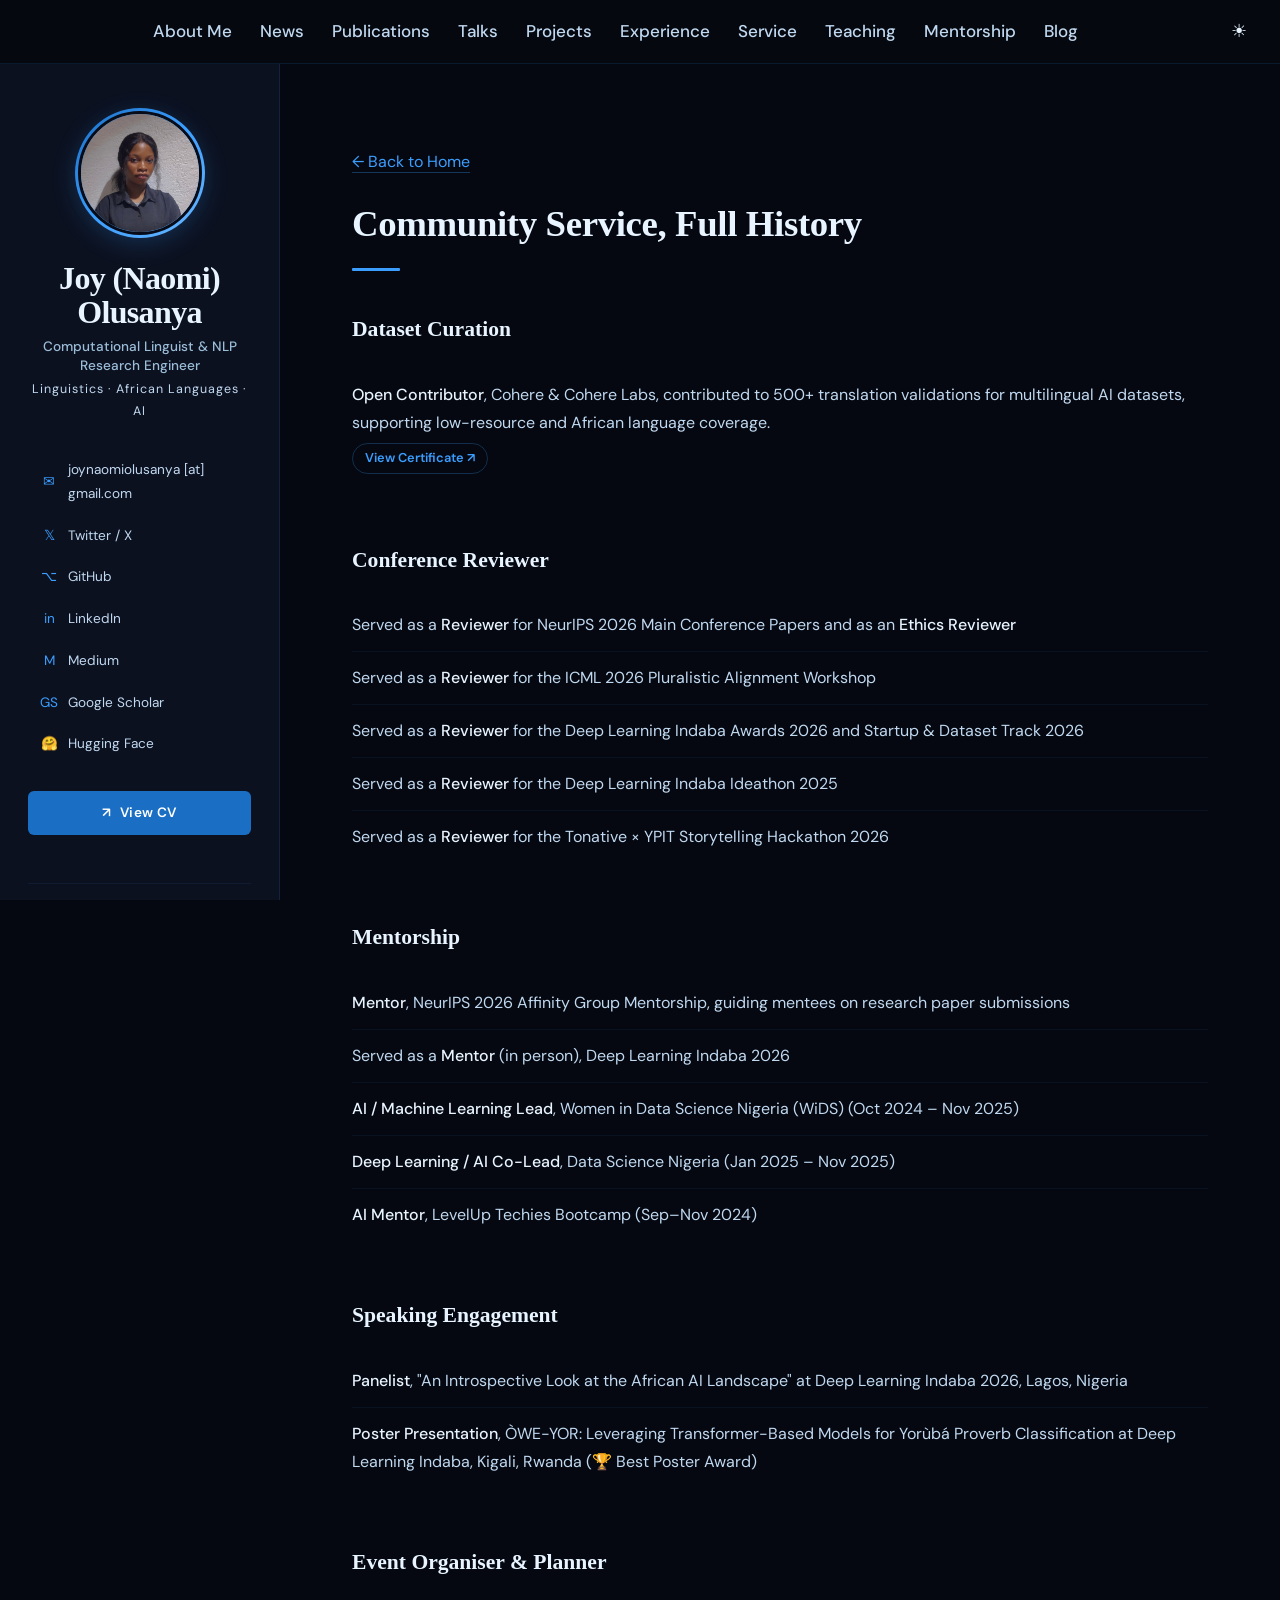
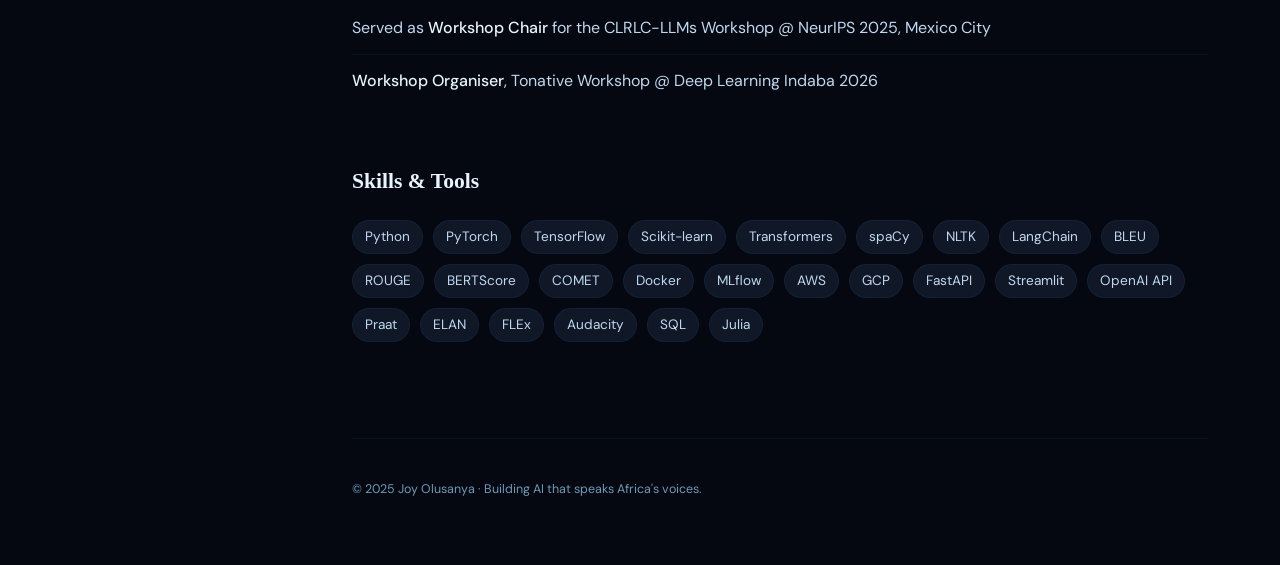
<file: service.html>
<!DOCTYPE html>
<html lang="en">
<head>
  <meta charset="UTF-8" />
  <meta name="viewport" content="width=device-width, initial-scale=1.0" />
  <title>Community Service, Joy Olusanya</title>
  <meta name="description" content="Joy Olusanya, NLP Researcher specializing in AI for African languages, low-resource NLP, and multilingual systems." />
  <link rel="preconnect" href="https://fonts.googleapis.com" />
  <link rel="preconnect" href="https://fonts.gstatic.com" crossorigin />
  <link href="https://fonts.googleapis.com/css2?family=Cormorant+Garant:ital,wght@0,300;0,400;0,500;0,600;0,700;1,300;1,400;1,600&family=DM+Sans:ital,opsz,wght@0,9..40,300;0,9..40,400;0,9..40,500;0,9..40,600;1,9..40,300&display=swap" rel="stylesheet" />
  <link rel="stylesheet" href="styles.css" />
</head>
<body>

  <!-- ░░ BACKGROUND CANVAS ░░ -->
  <canvas id="langCanvas" aria-hidden="true"></canvas>

  <!-- ░░ TOP HEADER MENU ░░ -->
  <header class="topbar" id="topbar">
    <div class="topbar-inner">
      <nav class="topbar-nav" id="topbarNav">
        <a href="index.html#intro"        class="tb-nav-link" data-section="intro">About Me</a>
        <a href="index.html#news"         class="tb-nav-link" data-section="news">News</a>
        <a href="index.html#publications" class="tb-nav-link" data-section="publications">Publications</a>
        <a href="index.html#talks"        class="tb-nav-link" data-section="talks">Talks</a>
        <a href="index.html#projects"     class="tb-nav-link" data-section="projects">Projects</a>
        <a href="index.html#experience"   class="tb-nav-link" data-section="experience">Experience</a>
        <a href="index.html#service"      class="tb-nav-link" data-section="service">Service</a>
        <a href="index.html#teaching"     class="tb-nav-link" data-section="teaching">Teaching</a>
        <a href="index.html#mentorship"   class="tb-nav-link" data-section="mentorship">Mentorship</a>
        <a href="index.html#blog"         class="tb-nav-link" data-section="blog">Blog</a>
      </nav>

      <div class="topbar-controls">
        <button class="theme-toggle" id="themeToggleTop" aria-label="Toggle theme">
          <span class="theme-icon theme-icon--dark">☀</span>
          <span class="theme-icon theme-icon--light">☾</span>
        </button>
        <button class="nav-toggle" id="navToggleTop" aria-label="Open menu">
          <span></span><span></span><span></span>
        </button>
      </div>
    </div>
  </header>

  <!-- ░░ LAYOUT WRAPPER ░░ -->
  <div class="layout">

    <!-- ════ SIDEBAR ════ -->
    <aside class="sidebar" id="sidebar">
      <div class="sidebar-inner">

        <!-- Photo -->
        <div class="sb-photo-wrap">
          <div class="sb-photo-ring">
            <img src="images/photo.jpg" alt="Joy Olusanya" class="sb-photo" />
          </div>
          <div class="sb-photo-glow" aria-hidden="true"></div>
        </div>

        <!-- Name + Title -->
        <div class="sb-identity">
          <h1 class="sb-name">Joy (Naomi) <em>Olusanya</em></h1>
          <p class="sb-title"> Computational Linguist &amp; NLP Research Engineer</p>
          <p class="sb-affil">Linguistics · African Languages · AI</p>
        </div>

        <!-- Contact Links -->
        <div class="sb-links">
          <a href="mailto:joynaomiolusanya@gmail.com" class="sb-link">
            <span class="sb-link-icon">✉</span>
            <span>joynaomiolusanya [at] gmail.com</span>
          </a>
          <a href="https://x.com/Naomi_Joy___" target="_blank" rel="noopener" class="sb-link">
            <span class="sb-link-icon">𝕏</span>
            <span>Twitter / X</span>
          </a>
          <a href="https://github.com/Naomi-NLP" target="_blank" rel="noopener" class="sb-link">
            <span class="sb-link-icon">⌥</span>
            <span>GitHub</span>
          </a>
          <a href="https://linkedin.com/in/joy-olusanya" target="_blank" rel="noopener" class="sb-link">
            <span class="sb-link-icon">in</span>
            <span>LinkedIn</span>
          </a>
          <a href="https://medium.com/@joynaomi81" target="_blank" rel="noopener" class="sb-link">
            <span class="sb-link-icon">M</span>
            <span>Medium</span>
          </a>
          <a href="https://scholar.google.com/citations?user=LqB6xIQAAAAJ&hl=en" target="_blank" rel="noopener" class="sb-link">
            <span class="sb-link-icon">GS</span>
            <span>Google Scholar</span>
          </a>
          <a href="https://huggingface.co/NaomiNLP" target="_blank" rel="noopener" class="sb-link">
            <span class="sb-link-icon">🤗</span>
            <span>Hugging Face</span>
          </a>
        </div>

        <!-- CV -->
        <a href="Joy Olusanya CV.pdf" target="_blank" rel="noopener" class="sb-cv-btn">
          <span>↗</span> View CV
        </a>

        <!-- Nav -->
        <!-- Theme Toggle (desktop) -->
        <div class="sb-bottom">
          <button class="theme-toggle sb-theme" id="themeToggleDesktop" aria-label="Toggle theme">
            <span class="theme-icon theme-icon--dark">☀</span>
            <span class="theme-icon theme-icon--light">☾</span>
            <span class="sb-theme-label">Toggle theme</span>
          </button>
        </div>

      </div>
    </aside>

    <!-- ════ MAIN CONTENT ════ -->
    <main class="main-content">

      <!-- ── Full Community Service History ── -->
      <section id="service-full" class="content-section">
        <a href="index.html#service" class="text-link">← Back to Home</a>
        <h2 class="cs-heading" style="margin-top: 16px;">Community Service, Full History</h2>
        <div class="cs-divider"></div>

        <h3 class="cs-subheading" style="margin-top: 0;">Dataset Curation</h3>
        <ul class="service-list">
          <li>
            <strong>Open Contributor</strong>, Cohere &amp; Cohere Labs, contributed to 500+ translation validations for multilingual AI datasets, supporting low-resource and African language coverage.
            <span class="service-cert">
              <a href="https://drive.google.com/file/d/1aKJPBQ7qUJhex0WO_d5ocOiT8J3u-aK9/view?usp=sharing" target="_blank" rel="noopener" class="cert-link">View Certificate ↗</a>
            </span>
          </li>
        </ul>

        <h3 class="cs-subheading">Conference Reviewer</h3>
        <ul class="service-list">
          <li>Served as a <strong>Reviewer</strong> for NeurIPS 2026 Main Conference Papers and as an <strong>Ethics Reviewer</strong></li>
          <li>Served as a <strong>Reviewer</strong> for the ICML 2026 Pluralistic Alignment Workshop</li>
          <li>Served as a <strong>Reviewer</strong> for the Deep Learning Indaba Awards 2026 and Startup &amp; Dataset Track 2026</li>
          <li>Served as a <strong>Reviewer</strong> for the Deep Learning Indaba Ideathon 2025</li>
          <li>Served as a <strong>Reviewer</strong> for the Tonative × YPIT Storytelling Hackathon 2026</li>
        </ul>

        <h3 class="cs-subheading">Mentorship</h3>
        <ul class="service-list">
          <li><strong>Mentor</strong>, NeurIPS 2026 Affinity Group Mentorship, guiding mentees on research paper submissions</li>
          <li>Served as a <strong>Mentor</strong> (in person), Deep Learning Indaba 2026</li>
          <li><strong>AI / Machine Learning Lead</strong>, Women in Data Science Nigeria (WiDS) (Oct 2024 – Nov 2025)</li>
          <li><strong>Deep Learning / AI Co-Lead</strong>, Data Science Nigeria (Jan 2025 – Nov 2025)</li>
          <li><strong>AI Mentor</strong>, LevelUp Techies Bootcamp (Sep–Nov 2024)</li>
        </ul>

        <h3 class="cs-subheading">Speaking Engagement</h3>
        <ul class="service-list">
          <li><strong>Panelist</strong>, "An Introspective Look at the African AI Landscape" at Deep Learning Indaba 2026, Lagos, Nigeria</li>
          <li><strong>Poster Presentation</strong>, ÒWE-YOR: Leveraging Transformer-Based Models for Yorùbá Proverb Classification at Deep Learning Indaba, Kigali, Rwanda (🏆 Best Poster Award)</li>
        </ul>

        <h3 class="cs-subheading">Event Organiser &amp; Planner</h3>
        <ul class="service-list">
          <li>Served as <strong>Workshop Chair</strong> for the CLRLC-LLMs Workshop @ NeurIPS 2025, Mexico City</li>
          <li><strong>Workshop Organiser</strong>, Tonative Workshop @ Deep Learning Indaba 2026</li>
        </ul>

        <h3 class="cs-subheading">Skills &amp; Tools</h3>
        <div class="skills-inline">
          <span class="skill-chip">Python</span>
          <span class="skill-chip">PyTorch</span>
          <span class="skill-chip">TensorFlow</span>
          <span class="skill-chip">Scikit-learn</span>
          <span class="skill-chip">Transformers</span>
          <span class="skill-chip">spaCy</span>
          <span class="skill-chip">NLTK</span>
          <span class="skill-chip">LangChain</span>
          <span class="skill-chip">BLEU</span>
          <span class="skill-chip">ROUGE</span>
          <span class="skill-chip">BERTScore</span>
          <span class="skill-chip">COMET</span>
          <span class="skill-chip">Docker</span>
          <span class="skill-chip">MLflow</span>
          <span class="skill-chip">AWS</span>
          <span class="skill-chip">GCP</span>
          <span class="skill-chip">FastAPI</span>
          <span class="skill-chip">Streamlit</span>
          <span class="skill-chip">OpenAI API</span>
          <span class="skill-chip">Praat</span>
          <span class="skill-chip">ELAN</span>
          <span class="skill-chip">FLEx</span>
          <span class="skill-chip">Audacity</span>
          <span class="skill-chip">SQL</span>
          <span class="skill-chip">Julia</span>
        </div>
      </section>

      <!-- ── Footer ── -->
      <footer class="main-footer">
        <p>© 2025 Joy Olusanya · Building AI that speaks Africa's voices.</p>
      </footer>

    </main>

  </div><!-- /layout -->

  <script src="script.js"></script>
</body>
</html>
</file>
<file: styles.css>
/* ═══════════════════════════════════════════════
   JOY OLUSANYA — Academic Portfolio
   Structure inspired by everlynasiko.github.io
   Palette: Deep Blue-Black + Electric Blue + White
   ═══════════════════════════════════════════════ */

/* ─── TOKENS ─── */
:root {
  --bg:          #050810;
  --bg-2:        #080c18;
  --surface:     #101828;
  --surface-2:   #172035;

  --blue:        #3b9eff;
  --blue-light:  #6ab8ff;
  --blue-dim:    #1a6fc4;
  --cream:       #e8f4ff;
  --cream-dim:   #9bbdd8;

  --text:        #ffffff;
  --text-muted:  #c0d8f0;
  --text-dim:    #6e9ab8;

  --border:      rgba(59,158,255,0.13);
  --border-2:    rgba(59,158,255,0.07);

  --sidebar-w:   280px;
  --radius:      6px;
  --ease:        cubic-bezier(0.16, 1, 0.3, 1);
}

/* ─── RESET ─── */
*, *::before, *::after { box-sizing: border-box; margin: 0; padding: 0; }
html { scroll-behavior: smooth; font-size: 16px; }
body {
  background: var(--bg);
  color: var(--text);
  font-family: 'DM Sans', sans-serif;
  font-weight: 400;
  line-height: 1.75;
  -webkit-font-smoothing: antialiased;
  overflow-x: hidden;
}
::selection { background: var(--blue-dim); color: var(--cream); }
a { color: inherit; text-decoration: none; }
ul { list-style: none; }

/* ─── CANVAS ─── */
#langCanvas {
  position: fixed;
  inset: 0;
  pointer-events: none;
  z-index: 0;
}

/* ─── MOBILE BAR ─── */
.mobile-bar {
  display: none;
  position: fixed;
  top: 0; left: 0; right: 0;
  height: 56px;
  background: rgba(5,8,16,0.94);
  backdrop-filter: blur(16px);
  border-bottom: 1px solid var(--border);
  align-items: center;
  justify-content: space-between;
  padding: 0 20px;
  z-index: 200;
}
.mobile-logo {
  font-family: 'Cormorant Garant', serif;
  font-size: 1.1rem;
  font-weight: 600;
  color: var(--blue-light);
}
.mobile-controls { display: flex; align-items: center; gap: 10px; }

/* ─── LAYOUT ─── */
.layout {
  display: flex;
  min-height: 100vh;
  position: relative;
  z-index: 1;
}

/* ═══════════════════════════════════════════════
   SIDEBAR
   ═══════════════════════════════════════════════ */
.sidebar {
  width: var(--sidebar-w);
  flex-shrink: 0;
  position: fixed;
  top: 0;
  left: 0;
  bottom: 0;
  overflow-y: auto;
  background: #0c1120;
  border-right: 1px solid var(--border);
  z-index: 100;
  scrollbar-width: thin;
  scrollbar-color: var(--surface-2) transparent;
}

.sidebar-inner {
  display: flex;
  flex-direction: column;
  padding: 40px 28px 32px;
  min-height: 100%;
  gap: 0;
}

/* Photo */
.sb-photo-wrap {
  position: relative;
  width: fit-content;
  margin: 0 auto 24px;
}
.sb-photo-ring {
  width: 130px;
  height: 130px;
  border-radius: 50%;
  padding: 3px;
  background: linear-gradient(135deg, var(--blue-dim), var(--blue), var(--blue-light));
  box-shadow: 0 6px 24px rgba(59,158,255,0.2);
  transition: transform 0.4s var(--ease), box-shadow 0.4s ease;
}
.sb-photo-ring:hover {
  transform: scale(1.04);
  box-shadow: 0 10px 32px rgba(59,158,255,0.35);
}
.sb-photo {
  width: 100%;
  height: 100%;
  border-radius: 50%;
  object-fit: cover;
  object-position: center top;
  display: block;
  border: 3px solid var(--bg-2);
}
.sb-photo-glow {
  position: absolute;
  inset: 8px;
  border-radius: 50%;
  background: radial-gradient(circle, rgba(59,158,255,0.25) 0%, transparent 70%);
  filter: blur(16px);
  z-index: -1;
  animation: sbGlow 4s ease-in-out infinite alternate;
}
@keyframes sbGlow {
  from { opacity: 0.5; transform: scale(0.95); }
  to   { opacity: 1;   transform: scale(1.1); }
}

/* Identity */
.sb-identity {
  text-align: center;
  margin-bottom: 24px;
}
.sb-name {
  font-family: 'Cormorant Garant', serif;
  font-size: 2rem;
  font-weight: 700;
  line-height: 1.05;
  letter-spacing: -0.02em;
  color: var(--cream);
  margin-bottom: 8px;
}
.sb-name em {
  font-style: normal;
  font-weight: 700;
  color: var(--cream);
  -webkit-text-fill-color: var(--cream);
  background: none;
}
.sb-title {
  font-size: 0.85rem;
  font-weight: 500;
  color: var(--cream-dim);
  line-height: 1.4;
  margin-bottom: 4px;
}
.sb-affil {
  font-size: 0.78rem;
  color: var(--text-muted);
  letter-spacing: 0.08em;
  font-weight: 400;
}

/* Links */
.sb-links {
  display: flex;
  flex-direction: column;
  gap: 2px;
  margin-bottom: 20px;
}
.sb-link {
  display: flex;
  align-items: center;
  gap: 10px;
  padding: 6px 10px;
  border-radius: var(--radius);
  font-size: 0.85rem;
  color: var(--text-muted);
  transition: background 0.2s ease, color 0.2s ease;
}
.sb-link:hover {
  background: rgba(59,158,255,0.08);
  color: var(--blue-light);
}
.sb-link-icon {
  width: 18px;
  text-align: center;
  font-size: 0.85rem;
  color: var(--blue);
  flex-shrink: 0;
}

/* Nav */
.sb-nav {
  display: flex;
  flex-direction: column;
  gap: 2px;
  flex: 1;
}
.sb-nav-link {
  display: block;
  padding: 7px 10px;
  border-radius: var(--radius);
  font-size: 0.9rem;
  font-weight: 400;
  color: var(--text-muted);
  transition: background 0.2s ease, color 0.2s ease, padding 0.2s ease;
  position: relative;
}
.sb-nav-link::before {
  content: '';
  position: absolute;
  left: 0; top: 50%;
  transform: translateY(-50%);
  width: 2px; height: 0;
  background: var(--blue);
  border-radius: 1px;
  transition: height 0.25s ease;
}
.sb-nav-link:hover,
.sb-nav-link.active {
  background: rgba(59,158,255,0.09);
  color: var(--cream);
  padding-left: 16px;
}
.sb-nav-link:hover::before,
.sb-nav-link.active::before {
  height: 60%;
}
.sb-nav-link.active {
  color: var(--blue-light);
  font-weight: 500;
}

/* Bottom theme toggle */
.sb-bottom {
  margin-top: 28px;
  padding-top: 20px;
  border-top: 1px solid var(--border-2);
}
.sb-theme {
  display: flex;
  align-items: center;
  gap: 10px;
  background: none;
  border: 1px solid var(--border);
  border-radius: 100px;
  padding: 8px 16px;
  cursor: pointer;
  font-size: 0.82rem;
  color: var(--text-muted);
  width: 100%;
  transition: border-color 0.25s ease, color 0.25s ease, background 0.25s ease;
  position: static; /* override .theme-toggle relative */
  overflow: visible;
}
.sb-theme:hover {
  border-color: var(--blue);
  color: var(--cream);
  background: rgba(59,158,255,0.06);
}
/* The icon inside sb-theme should NOT be absolute */
.sb-theme .theme-icon {
  position: static;
  font-size: 1rem;
  flex-shrink: 0;
  transition: opacity 0.25s ease;
}
.sb-theme .theme-icon--dark  { opacity: 1;  display: inline; }
.sb-theme .theme-icon--light { opacity: 0;  display: none; }

body.light-mode .sb-theme .theme-icon--dark  { opacity: 0;  display: none; }
body.light-mode .sb-theme .theme-icon--light { opacity: 1;  display: inline; }

.sb-theme-label { font-family: 'DM Sans', sans-serif; }

/* ═══════════════════════════════════════════════
   MAIN CONTENT
   ═══════════════════════════════════════════════ */
.main-content {
  margin-left: var(--sidebar-w);
  flex: 1;
  max-width: 1140px;
  padding: 60px 72px 0;
}

.content-section {
  padding: 64px 0;
  border-bottom: 1px solid var(--border-2);
}
.content-section:last-of-type { border-bottom: none; }

.cs-heading {
  font-family: 'Cormorant Garant', serif;
  font-size: 1.9rem;
  font-weight: 600;
  color: var(--cream);
  letter-spacing: -0.01em;
  margin-bottom: 6px;
}
.cs-divider {
  width: 40px;
  height: 2px;
  background: var(--blue);
  border-radius: 1px;
  margin-bottom: 28px;
}
.cs-subheading {
  font-family: 'Cormorant Garant', serif;
  font-size: 1.15rem;
  font-weight: 600;
  color: var(--cream);
  margin: 36px 0 16px;
}
.cs-intro {
  margin-bottom: 28px;
  color: var(--text-muted);
  font-size: 1rem;
}

.content-section p {
  color: var(--text-muted);
  font-size: 1rem;
  line-height: 1.8;
  margin-bottom: 16px;
}
.content-section p strong { color: var(--cream); font-weight: 500; }

/* Text link */
.text-link {
  color: var(--blue);
  border-bottom: 1px solid rgba(59,158,255,0.3);
  transition: color 0.2s ease, border-color 0.2s ease;
}
.text-link:hover { color: var(--blue-light); border-color: var(--blue-light); }

/* ─── INTRO META ─── */
.intro-meta {
  display: flex;
  flex-direction: column;
  gap: 10px;
  margin: 28px 0;
  padding: 20px 24px;
  background: var(--surface);
  border: 1px solid var(--border-2);
  border-radius: var(--radius);
  border-left: 3px solid var(--blue);
}
.intro-meta-item {
  display: flex;
  gap: 16px;
  font-size: 0.95rem;
}
.intro-meta-label {
  font-weight: 600;
  color: var(--blue);
  width: 90px;
  flex-shrink: 0;
  font-size: 0.82rem;
  text-transform: uppercase;
  letter-spacing: 0.06em;
  padding-top: 1px;
}
.intro-meta-item span:last-child { color: var(--text-muted); }

/* Awards in intro */
.intro-awards {
  display: flex;
  flex-direction: column;
  gap: 10px;
  margin-top: 24px;
}
.award-item {
  display: flex;
  align-items: baseline;
  gap: 12px;
  font-size: 0.97rem;
  color: var(--text-muted);
}
.award-year {
  font-size: 0.8rem;
  font-weight: 600;
  color: var(--blue);
  width: 36px;
  flex-shrink: 0;
  letter-spacing: 0.04em;
}
.award-dot { color: var(--blue); font-size: 0.5rem; flex-shrink: 0; }
.award-item strong { color: var(--cream); font-weight: 500; }

/* ─── NEWS TIMELINE ─── */
.news-timeline {
  display: flex;
  flex-direction: column;
  gap: 0;
}

.news-year-group {
  display: grid;
  grid-template-columns: 52px 1fr;
  gap: 0 24px;
  padding-bottom: 8px;
  margin-bottom: 8px;
}

.news-year-label {
  font-family: 'Cormorant Garant', serif;
  font-size: 1.15rem;
  font-weight: 700;
  color: var(--blue);
  padding-top: 14px;
  letter-spacing: 0.02em;
  position: sticky;
  top: 0;
  line-height: 1;
}

.news-year-items {
  display: flex;
  flex-direction: column;
  border-left: 1px solid var(--border);
  padding-left: 24px;
  padding-bottom: 16px;
}

.news-year-group:last-child .news-year-items {
  border-left-color: transparent;
}

.news-entry {
  display: grid;
  grid-template-columns: 32px 1fr;
  gap: 12px;
  padding: 12px 0;
  border-bottom: 1px solid var(--border-2);
  position: relative;
  align-items: baseline;
}

.news-entry:last-child { border-bottom: none; }

/* dot on the timeline line */
.news-entry::before {
  content: '';
  position: absolute;
  left: -28px;
  top: 19px;
  width: 7px;
  height: 7px;
  border-radius: 50%;
  background: var(--surface);
  border: 1.5px solid var(--blue);
  transition: background 0.2s ease;
}

.news-entry:hover::before {
  background: var(--blue);
}

.news-month {
  font-size: 0.78rem;
  font-weight: 600;
  color: var(--text-dim);
  letter-spacing: 0.06em;
  text-transform: uppercase;
  padding-top: 2px;
  white-space: nowrap;
}

.news-body {
  font-size: 1rem;
  color: var(--text-muted);
  line-height: 1.75;
}

.news-body strong { color: var(--cream); font-weight: 500; }

/* ─── RESEARCH INTERESTS ─── */
.ri-list {
  display: flex;
  flex-direction: column;
  margin-top: 8px;
}
.ri-item {
  padding: 24px 0;
  border-bottom: 1px solid var(--border-2);
  display: grid;
  grid-template-columns: 180px 1fr;
  gap: 32px;
  align-items: start;
  transition: padding-left 0.25s ease;
}
.ri-item:last-child { border-bottom: none; }
.ri-item:hover { padding-left: 6px; }
.ri-item-header {
  display: flex;
  flex-direction: column;
  gap: 4px;
}
.ri-number {
  font-size: 0.68rem;
  font-weight: 600;
  color: var(--blue);
  letter-spacing: 0.1em;
  opacity: 0.7;
}
.ri-item h3 {
  font-family: 'Cormorant Garant', serif;
  font-size: 1.1rem;
  font-weight: 600;
  color: var(--cream);
  line-height: 1.3;
  transition: color 0.2s ease;
}
.ri-item:hover h3 { color: var(--blue-light); }
.ri-item p {
  font-size: 1rem;
  color: var(--text-muted);
  line-height: 1.8;
  margin: 0;
}

/* ─── PUBLICATIONS ─── */
.pub-list {
  display: flex;
  flex-direction: column;
  gap: 0;
}
.pub-list li {
  padding: 20px 0;
  border-bottom: 1px solid var(--border-2);
  font-size: 1rem;
  color: var(--text-muted);
  line-height: 1.75;
}
.pub-list li:last-child { border-bottom: none; }
.pub-title-link {
  font-weight: 500;
  color: var(--cream);
  border-bottom: 1px solid rgba(59,158,255,0.25);
  transition: color 0.2s ease, border-color 0.2s ease;
  font-size: 1rem;
}
.pub-title-link:hover { color: var(--blue-light); border-color: var(--blue-light); }
.pub-venue-inline {
  font-style: italic;
  color: var(--blue);
  font-size: 0.86rem;
}
.pub-badge {
  display: inline-block;
  font-size: 0.65rem;
  font-weight: 600;
  letter-spacing: 0.08em;
  color: var(--blue);
  border: 1px solid rgba(59,158,255,0.25);
  border-radius: 100px;
  padding: 1px 8px;
  margin-left: 6px;
  vertical-align: middle;
}

/* ─── PROJECTS ─── */
.proj-list {
  display: flex;
  flex-direction: column;
}
.proj-list li {
  padding: 20px 0;
  border-bottom: 1px solid var(--border-2);
}
.proj-list li:last-child { border-bottom: none; }
.proj-header {
  display: flex;
  align-items: baseline;
  gap: 12px;
  flex-wrap: wrap;
  margin-bottom: 8px;
}
.proj-title {
  font-weight: 500;
  color: var(--cream);
  font-size: 1.02rem;
  border-bottom: 1px solid rgba(59,158,255,0.25);
  transition: color 0.2s ease;
}
.proj-title:hover { color: var(--blue-light); }
.proj-tags {
  font-size: 0.68rem;
  color: var(--blue);
  font-weight: 500;
  letter-spacing: 0.06em;
  text-transform: uppercase;
}
.proj-year {
  font-size: 0.72rem;
  color: var(--text-dim);
  margin-left: auto;
  white-space: nowrap;
}
.proj-list p {
  font-size: 1rem;
  color: var(--text-muted);
  line-height: 1.75;
  margin: 0;
}

/* ─── EXPERIENCE ─── */
.exp-list {
  display: flex;
  flex-direction: column;
}
.exp-list > li {
  padding: 24px 0;
  border-bottom: 1px solid var(--border-2);
}
.exp-list > li:last-child { border-bottom: none; }
.exp-header {
  display: flex;
  justify-content: space-between;
  align-items: baseline;
  gap: 16px;
  flex-wrap: wrap;
  margin-bottom: 4px;
}
.exp-role {
  font-weight: 600;
  color: var(--cream);
  font-size: 1.02rem;
}
.exp-date {
  font-size: 0.72rem;
  color: var(--text-dim);
  white-space: nowrap;
}
.exp-org {
  display: block;
  font-size: 0.9rem;
  color: var(--blue);
  margin-bottom: 10px;
}
.exp-bullets {
  display: flex;
  flex-direction: column;
  gap: 4px;
  padding-left: 2px;
}
.exp-bullets li {
  font-size: 0.97rem;
  color: var(--text-muted);
  line-height: 1.75;
  padding-left: 14px;
  position: relative;
}
.exp-bullets li::before {
  content: '—';
  position: absolute;
  left: 0;
  color: var(--blue-dim);
  font-size: 0.7rem;
}

/* ─── SERVICE ─── */
.service-list {
  display: flex;
  flex-direction: column;
  gap: 0;
}
.service-list li {
  padding: 12px 0;
  border-bottom: 1px solid var(--border-2);
  font-size: 1rem;
  color: var(--text-muted);
  line-height: 1.75;
}
.service-list li:last-child { border-bottom: none; }
.service-list strong { color: var(--cream); font-weight: 500; }

/* Skills inline chips */
.skills-inline {
  display: flex;
  flex-wrap: wrap;
  gap: 8px;
}
.skill-chip {
  font-size: 0.85rem;
  color: var(--text-muted);
  background: var(--surface);
  border: 1px solid var(--border-2);
  padding: 4px 12px;
  border-radius: 100px;
  transition: all 0.2s ease;
}
.skill-chip:hover {
  background: rgba(59,158,255,0.1);
  border-color: rgba(59,158,255,0.3);
  color: var(--blue-light);
}

/* ─── BLOG ─── */
.blog-list {
  display: flex;
  flex-direction: column;
}
.blog-list li {
  padding: 22px 0;
  border-bottom: 1px solid var(--border-2);
}
.blog-list li:last-child { border-bottom: none; }
.blog-list-title {
  display: block;
  font-weight: 500;
  color: var(--cream);
  font-size: 1.02rem;
  margin-bottom: 4px;
  border-bottom: 1px solid rgba(59,158,255,0.25);
  transition: color 0.2s ease;
  width: fit-content;
}
.blog-list-title:hover { color: var(--blue-light); }
.blog-list-tag {
  display: inline-block;
  font-size: 0.65rem;
  font-weight: 600;
  color: var(--blue);
  letter-spacing: 0.1em;
  text-transform: uppercase;
  margin-bottom: 8px;
}
.blog-list p {
  font-size: 1rem;
  color: var(--text-muted);
  line-height: 1.75;
  margin: 0;
}

/* ─── FOOTER ─── */
.main-footer {
  padding: 40px 0 60px;
  font-size: 0.78rem;
  color: var(--text-dim);
}

/* ─── THEME TOGGLE (shared) ─── */
/* Mobile top-bar theme button — small circle */
.theme-toggle {
  background: none;
  border: none;
  cursor: pointer;
  width: 34px;
  height: 34px;
  border-radius: 50%;
  display: flex;
  align-items: center;
  justify-content: center;
  flex-shrink: 0;
  font-size: 1.1rem;
  line-height: 1;
  transition: transform 0.2s ease;
  position: relative;
}
.theme-toggle:hover { transform: scale(1.15); }

/* hide spans inside the small mobile toggle — use data-attr approach instead */
.theme-toggle .theme-icon {
  position: absolute;
  transition: opacity 0.25s ease, transform 0.25s ease;
}
.theme-toggle .theme-icon--dark  { opacity: 1;  transform: rotate(0deg) scale(1); }
.theme-toggle .theme-icon--light { opacity: 0;  transform: rotate(-90deg) scale(0.5); }

body.light-mode .theme-toggle .theme-icon--dark  { opacity: 0;  transform: rotate(90deg) scale(0.5); }
body.light-mode .theme-toggle .theme-icon--light { opacity: 1;  transform: rotate(0deg) scale(1); }

/* ─── SCROLLBAR ─── */
::-webkit-scrollbar { width: 4px; }
::-webkit-scrollbar-track { background: transparent; }
::-webkit-scrollbar-thumb { background: var(--surface-2); border-radius: 2px; }
::-webkit-scrollbar-thumb:hover { background: var(--blue-dim); }

/* ═══════════════════════════════════════════════
   LIGHT MODE
   ═══════════════════════════════════════════════ */
body.light-mode {
  --bg:          #ffffff;
  --bg-2:        #f5f5f5;
  --surface:     #f0f0f0;
  --surface-2:   #e0e0e0;

  --blue:        #1a6fc4;
  --blue-light:  #2484e0;
  --blue-dim:    #0e559e;
  --cream:       #000000;
  --cream-dim:   #1a1a1a;

  --text:        #000000;
  --text-muted:  #2a2a2a;
  --text-dim:    #555555;

  --border:      rgba(0, 0, 0, 0.12);
  --border-2:    rgba(0, 0, 0, 0.07);
}
body.light-mode .sidebar {
  background: #f5f5f5;
  border-right-color: rgba(0,0,0,0.1);
}
body.light-mode .sb-photo {
  border-color: var(--bg);
}
body.light-mode .mobile-bar {
  background: rgba(255, 255, 255, 0.96);
  border-bottom-color: rgba(0,0,0,0.1);
}
body.light-mode .sb-name em {
  background: none;
  -webkit-text-fill-color: #000;
  color: #000;
}
body.light-mode .sb-link { color: #2a2a2a; }
body.light-mode .sb-link:hover { background: rgba(26,111,196,0.08); color: var(--blue); }
body.light-mode .sb-nav-link { color: #2a2a2a; }
body.light-mode .sb-nav-link:hover,
body.light-mode .sb-nav-link.active { color: var(--blue); background: rgba(26,111,196,0.08); }
body.light-mode .sb-theme { color: #2a2a2a; border-color: rgba(0,0,0,0.15); }
body.light-mode .sb-theme:hover { border-color: var(--blue); color: var(--blue); }
body.light-mode .cs-heading { color: #000000; }
body.light-mode .content-section p strong { color: #000000; }
body.light-mode .news-body strong { color: #000000; }
body.light-mode .exp-role { color: #000000; }
body.light-mode .pub-title-link { color: #000000; }
body.light-mode .proj-title { color: #000000; }
body.light-mode .teach-title { color: #000000; }
body.light-mode .blog-list-title { color: #000000; }
body.light-mode .callout-item strong { color: #000000; }
body.light-mode .intro-meta { border-left-color: var(--blue); background: #f0f0f0; }
body.light-mode .skill-chip { background: #e8e8e8; color: #2a2a2a; border-color: rgba(0,0,0,0.1); }
body.light-mode .skill-chip:hover { background: rgba(26,111,196,0.1); color: var(--blue); border-color: var(--blue); }
body.light-mode .proj-card { background: #f0f0f0; border-color: rgba(0,0,0,0.08); }
body.light-mode .proj-card:hover { border-color: var(--blue); box-shadow: 0 8px 28px rgba(0,0,0,0.1); }
body.light-mode .teach-list li,
body.light-mode .pub-list li,
body.light-mode .service-list li,
body.light-mode .blog-list li,
body.light-mode .news-entry { border-bottom-color: rgba(0,0,0,0.08); }
body.light-mode .callout-banner { background: #f0f0f0; border-color: rgba(0,0,0,0.08); border-left-color: var(--blue); }
body.light-mode .callout-cta { background: rgba(26,111,196,0.05); border-top-color: rgba(0,0,0,0.08); }
body.light-mode .ri-item { border-bottom-color: rgba(0,0,0,0.08); }
body.light-mode .exp-list > li { border-bottom-color: rgba(0,0,0,0.08); }
body.light-mode .news-year-items { border-left-color: rgba(0,0,0,0.15); }
body.light-mode .news-entry::before { background: #ffffff; border-color: var(--blue); }

/* ═══════════════════════════════════════════════
   RESPONSIVE
   ═══════════════════════════════════════════════ */
@media (max-width: 900px) {
  :root { --sidebar-w: 240px; }
  .main-content { padding: 60px 40px 0; }
}

@media (max-width: 700px) {
  .layout {
    flex-direction: column;
    padding-top: 64px;
  }

  .sidebar {
    position: static;
    width: 100%;
    height: auto;
    border-right: none;
    border-bottom: 1px solid var(--border);
  }

  .main-content {
    margin-left: 0;
    padding: 24px 22px 0;
  }

  .ri-item {
    grid-template-columns: 1fr;
    gap: 6px;
  }
  .ri-item-header { flex-direction: row; align-items: baseline; gap: 10px; }

  .exp-header { flex-direction: column; gap: 2px; }
  .proj-year  { margin-left: 0; }
}

/* ─── PUBLICATION LINKS ─── */
.pub-links {
  display: inline-flex;
  gap: 10px;
  margin-top: 6px;
  flex-wrap: wrap;
}

.pub-ext-link {
  display: inline-block;
  font-size: 0.78rem;
  font-weight: 500;
  color: var(--blue);
  border: 1px solid rgba(59,158,255,0.25);
  border-radius: 100px;
  padding: 2px 10px;
  transition: background 0.2s ease, color 0.2s ease, border-color 0.2s ease;
  white-space: nowrap;
}

.pub-ext-link:hover {
  background: rgba(59,158,255,0.1);
  border-color: var(--blue);
  color: var(--blue-light);
}

/* Google Scholar sidebar icon */
.sb-link-icon[style="font-size:0.7rem"] {
  font-size: 0.7rem;
}

/* ─── CALLOUT BANNER ─── */
.callout-banner {
  display: flex;
  flex-direction: column;
  gap: 0;
  background: var(--surface);
  border: 1px solid var(--border);
  border-left: 3px solid var(--blue);
  border-radius: var(--radius);
  overflow: hidden;
  margin: 28px 0 32px;
}

.callout-item {
  display: flex;
  align-items: flex-start;
  gap: 16px;
  padding: 20px 24px;
}

.callout-icon {
  font-size: 1.4rem;
  flex-shrink: 0;
  margin-top: 2px;
}

.callout-item div { display: flex; flex-direction: column; gap: 4px; }

.callout-item strong {
  font-size: 0.95rem;
  font-weight: 600;
  color: var(--cream);
}

.callout-item p {
  font-size: 0.9rem;
  color: var(--text-muted);
  line-height: 1.6;
  margin: 0 !important;
}

.callout-divider {
  height: 1px;
  background: var(--border-2);
  margin: 0 24px;
}

.callout-cta {
  padding: 16px 24px;
  border-top: 1px solid var(--border-2);
  background: rgba(59,158,255,0.04);
}

.callout-btn {
  display: inline-block;
  font-size: 0.85rem;
  font-weight: 600;
  color: var(--blue);
  letter-spacing: 0.02em;
  transition: color 0.2s ease, letter-spacing 0.2s ease;
}

.callout-btn:hover {
  color: var(--blue-light);
  letter-spacing: 0.05em;
}

body.light-mode .callout-banner {
  background: var(--surface);
  border-color: var(--border);
  border-left-color: var(--blue);
}
body.light-mode .callout-cta {
  background: rgba(26,111,196,0.04);
}

/* ─── TEACHING ─── */
.teach-list {
  display: flex;
  flex-direction: column;
}

.teach-list li {
  padding: 22px 0;
  border-bottom: 1px solid var(--border-2);
}

.teach-list li:last-child { border-bottom: none; }

.teach-header {
  display: flex;
  align-items: baseline;
  gap: 12px;
  flex-wrap: wrap;
  margin-bottom: 8px;
}

.teach-title {
  font-size: 1rem;
  font-weight: 600;
  color: var(--cream);
  border-bottom: 1px solid rgba(59,158,255,0.25);
  transition: color 0.2s ease, border-color 0.2s ease;
}

.teach-title:hover {
  color: var(--blue-light);
  border-color: var(--blue-light);
}

.teach-org {
  font-size: 0.78rem;
  font-weight: 500;
  color: var(--blue);
  background: rgba(59,158,255,0.08);
  border: 1px solid rgba(59,158,255,0.18);
  padding: 2px 10px;
  border-radius: 100px;
  white-space: nowrap;
}

.teach-list p {
  font-size: 0.95rem;
  color: var(--text-muted);
  line-height: 1.75;
  margin: 0 0 10px !important;
}

.teach-link {
  font-size: 0.82rem;
  font-weight: 600;
  color: var(--blue);
  transition: color 0.2s ease, letter-spacing 0.2s ease;
  letter-spacing: 0.01em;
}

.teach-link:hover {
  color: var(--blue-light);
  letter-spacing: 0.04em;
}

/* ─── SERVICE CERTIFICATE LINK ─── */
.service-cert {
  display: flex;
  align-items: center;
  gap: 10px;
  margin-top: 6px;
  flex-wrap: wrap;
}

.cert-link {
  display: inline-block;
  font-size: 0.8rem;
  font-weight: 600;
  color: var(--blue);
  border: 1px solid rgba(59,158,255,0.25);
  border-radius: 100px;
  padding: 3px 12px;
  transition: background 0.2s ease, border-color 0.2s ease, color 0.2s ease;
}

.cert-link:hover {
  background: rgba(59,158,255,0.1);
  border-color: var(--blue);
  color: var(--blue-light);
}

.cert-note {
  font-size: 0.72rem;
  color: var(--text-dim);
  font-style: italic;
}

.cert-note code {
  font-family: monospace;
  color: var(--blue-dim);
  background: var(--surface);
  padding: 1px 5px;
  border-radius: 3px;
}

/* ─── CV SIDEBAR BUTTON ─── */
.sb-cv-btn {
  display: flex;
  align-items: center;
  justify-content: center;
  gap: 8px;
  margin: 4px 0 20px;
  padding: 10px 16px;
  background: var(--blue-dim);
  color: #fff;
  border-radius: var(--radius);
  font-size: 0.85rem;
  font-weight: 600;
  letter-spacing: 0.03em;
  transition: background 0.25s ease, transform 0.2s ease;
  border: none;
}

.sb-cv-btn:hover {
  background: var(--blue);
  transform: translateY(-1px);
}

/* ─── CV SECTION ─── */
.cv-actions {
  display: flex;
  gap: 14px;
  margin: 24px 0 16px;
  flex-wrap: wrap;
}

.cv-btn-primary,
.cv-btn-ghost {
  display: inline-flex;
  align-items: center;
  gap: 8px;
  padding: 12px 28px;
  border-radius: var(--radius);
  font-size: 0.9rem;
  font-weight: 600;
  letter-spacing: 0.02em;
  transition: all 0.25s ease;
  cursor: pointer;
}

.cv-btn-primary {
  background: var(--blue);
  color: #fff;
  border: none;
}

.cv-btn-primary:hover {
  background: var(--blue-light);
  transform: translateY(-2px);
  box-shadow: 0 8px 24px rgba(59,158,255,0.3);
}

.cv-btn-ghost {
  background: transparent;
  color: var(--cream);
  border: 1px solid var(--border);
}

.cv-btn-ghost:hover {
  border-color: var(--blue);
  color: var(--blue-light);
  transform: translateY(-2px);
}

.cv-btn-icon {
  font-size: 1rem;
}

.cv-note {
  font-size: 0.8rem !important;
  color: var(--text-dim) !important;
  font-style: italic;
  margin-top: 4px !important;
}

.cv-note code {
  font-family: monospace;
  color: var(--blue-dim);
  background: var(--surface);
  padding: 1px 6px;
  border-radius: 3px;
  font-style: normal;
}

body.light-mode .cv-btn-ghost {
  color: var(--cream);
  border-color: var(--border);
}

/* ─── PROJECTS BOX STYLE ─── */
.proj-list li {
  background: var(--surface);
  border: 1px solid var(--border-2);
  border-radius: var(--radius);
  padding: 20px 24px;
  margin-bottom: 14px;
  border-bottom: none !important;
  transition: border-color 0.25s ease, transform 0.25s ease, box-shadow 0.25s ease;
}

.proj-list li:hover {
  border-color: rgba(59,158,255,0.3);
  transform: translateY(-3px);
  box-shadow: 0 8px 28px rgba(0,0,0,0.25);
}

.proj-list li:last-child {
  margin-bottom: 0;
}

.proj-link {
  display: inline-block;
  margin-top: 10px;
  font-size: 13px;
  font-weight: 500;
  text-decoration: none;
  color: var(--blue);
  transition: color 0.2s ease;
}

.proj-link:hover {
  text-decoration: underline;
  color: var(--blue-light);
}

/* ─── PROJECT GRID CARDS ─── */
.proj-grid {
  display: grid;
  grid-template-columns: repeat(auto-fill, minmax(260px, 1fr));
  gap: 16px;
}

.proj-card {
  background: var(--surface);
  border: 1px solid var(--border-2);
  border-radius: var(--radius);
  padding: 20px 22px;
  display: flex;
  flex-direction: column;
  gap: 8px;
  transition: border-color 0.25s ease, transform 0.25s ease, box-shadow 0.25s ease;
}

.proj-card:hover {
  border-color: rgba(59,158,255,0.3);
  transform: translateY(-3px);
  box-shadow: 0 8px 28px rgba(0,0,0,0.25);
}

.proj-card .proj-header {
  display: flex;
  justify-content: space-between;
  align-items: flex-start;
  gap: 8px;
}

.proj-card p {
  font-size: 0.9rem;
  color: var(--text-muted);
  line-height: 1.7;
  margin: 0;
  flex: 1;
}

/* ─── EXPERIENCE SECTION TITLE ─── */
.exp-section-title {
  font-family: 'Cormorant Garant', serif;
  font-size: 1.05rem;
  font-weight: 600;
  color: var(--blue);
  letter-spacing: 0.04em;
  margin: 24px 0 4px;
  padding-bottom: 6px;
  border-bottom: 1px solid var(--border);
}

.exp-list > li:first-child .exp-section-title {
  margin-top: 0;
}

@media (max-width: 600px) {
  .proj-grid { grid-template-columns: 1fr; }
}

/* ─── CV SECTION COMPACT ─── */
.cv-section {
  padding: 24px 0 !important;
  border-bottom: 1px solid var(--border-2);
}

.cv-section .cv-actions {
  margin: 0;
}

/* ─── SMALLER PROJECT CARDS ─── */
.proj-card {
  padding: 14px 16px !important;
  gap: 6px !important;
}

.proj-card p {
  font-size: 0.85rem !important;
  line-height: 1.6 !important;
}

.proj-card .proj-title {
  font-size: 0.92rem !important;
}

.proj-card .proj-tags {
  font-size: 0.65rem !important;
}

.proj-link {
  font-size: 0.78rem !important;
  margin-top: 6px !important;
}

/* ─── RESEARCH INTERESTS — NARRATIVE STYLE ─── */
.ri-narrative {
  margin-bottom: 36px;
  max-width: 780px;
}

.ri-narrative p {
  font-size: 1rem;
  color: var(--text-muted);
  line-height: 1.85;
  margin-bottom: 16px !important;
}

.ri-narrative strong {
  color: var(--cream);
  font-weight: 600;
}

.ri-themes {
  display: flex;
  flex-direction: column;
  gap: 0;
  border-top: 1px solid var(--border-2);
}

.ri-theme-item {
  padding: 16px 0;
  border-bottom: 1px solid var(--border-2);
  font-size: 0.95rem;
  color: var(--text-muted);
  line-height: 1.75;
  transition: padding-left 0.2s ease;
}

.ri-theme-item:hover {
  padding-left: 8px;
  color: var(--text);
}

.ri-theme-item strong {
  color: var(--cream);
  font-weight: 600;
  margin-right: 4px;
}

body.light-mode .ri-narrative strong,
body.light-mode .ri-theme-item strong {
  color: #000;
}

/* ─── RESEARCH INTEREST BULLETS ─── */
.ri-bullets {
  list-style: none;
  display: flex;
  flex-direction: column;
  gap: 10px;
  margin-top: 8px;
}

.ri-bullets li {
  display: flex;
  align-items: center;
  gap: 12px;
  font-size: 0.97rem;
  color: var(--text-muted);
  line-height: 1.5;
}

.ri-bullets li::before {
  content: '●';
  color: var(--blue);
  font-size: 0.45rem;
  flex-shrink: 0;
  margin-top: 1px;
}

/* ═══════════════════════════════════════════════
   TOP HEADER MENU (nav moved here from sidebar)
   ═══════════════════════════════════════════════ */

.topbar {
  position: fixed;
  top: 0;
  left: 0;
  right: 0;
  z-index: 200;
  height: 64px;
  background: #05080f;
  border-bottom: 1px solid var(--border);
}

.topbar-inner {
  height: 100%;
  display: flex;
  align-items: center;
  justify-content: space-between;
  gap: 16px;
  padding: 0 24px;
}

.topbar-brand {
  font-family: 'Cormorant Garant', serif;
  font-size: 1.3rem;
  font-weight: 700;
  color: var(--cream);
  white-space: nowrap;
  flex-shrink: 0;
}

.topbar-nav {
  display: flex;
  align-items: center;
  gap: 2px;
  flex-wrap: nowrap;
  overflow-x: auto;
  scrollbar-width: none;
  flex: 1;
  justify-content: center;
}
.topbar-nav::-webkit-scrollbar { display: none; }

.tb-nav-link {
  font-size: 17px;
  font-weight: 500;
  color: var(--text-muted);
  padding: 8px 13px;
  border-radius: 100px;
  white-space: nowrap;
  transition: background 0.2s ease, color 0.2s ease;
}

.tb-nav-link:hover,
.tb-nav-link.active {
  background: rgba(59,158,255,0.1);
  color: var(--blue-light);
}

.topbar-controls {
  display: flex;
  align-items: center;
  gap: 8px;
  flex-shrink: 0;
}

/* Sidebar now sits below the sticky header instead of the very top */
.sidebar {
  top: 64px !important;
}

.layout {
  padding-top: 0;
}

.main-content {
  padding-top: 60px !important;
}

/* ─── MOBILE: hide topbar-nav behind hamburger; sidebar becomes off-canvas as before ─── */
@media (max-width: 780px) {
  .topbar-nav { display: none; }
  .topbar-nav.open {
    display: flex;
    flex-direction: column;
    align-items: flex-start;
    position: fixed;
    top: 64px;
    left: 0; right: 0;
    background: rgba(5,8,16,0.97);
    padding: 8px 20px 16px;
    border-bottom: 1px solid var(--border);
    max-height: calc(100vh - 64px);
    overflow-y: auto;
    z-index: 199;
  }
  .topbar-nav.open .tb-nav-link {
    width: 100%;
    padding: 12px 8px;
    border-radius: 0;
    border-bottom: 1px solid var(--border-2);
  }
  .topbar-brand { font-size: 1rem; }
}

body.light-mode .topbar {
  background: #ffffff;
}

/* ─── TALKS — image cards (Tonative-style) ─── */
.talks-grid {
  display: grid;
  grid-template-columns: repeat(auto-fill, minmax(260px, 320px));
  gap: 20px;
}

.talk-card {
  background: var(--surface);
  border: 1px solid var(--border-2);
  border-radius: 12px;
  overflow: hidden;
  display: flex;
  flex-direction: column;
  transition: border-color 0.25s ease, transform 0.25s ease, box-shadow 0.25s ease;
}

.talk-card:hover {
  border-color: rgba(59,158,255,0.3);
  transform: translateY(-3px);
  box-shadow: 0 10px 26px rgba(0,0,0,0.28);
}

.talk-photo-wrap {
  width: 100%;
  aspect-ratio: 16 / 9;
  overflow: hidden;
  background: var(--bg-3);
}

.talk-photo {
  width: 100%;
  height: 100%;
  object-fit: cover;
  object-position: top center;
  display: block;
}

.talk-photo-wrap:has(.talk-photo--contain) {
  aspect-ratio: auto;
  height: 240px;
  display: flex;
  align-items: center;
  justify-content: center;
}

.talk-photo--contain {
  width: auto;
  height: 100%;
  max-width: 100%;
  object-fit: contain;
  object-position: center;
}

.talk-body {
  padding: 14px 16px 16px;
  display: flex;
  flex-direction: column;
  gap: 6px;
  min-width: 0;
}

.talk-badge {
  align-self: flex-start;
  font-size: 0.68rem;
  font-weight: 600;
  letter-spacing: 0.06em;
  text-transform: uppercase;
  color: var(--blue);
  background: rgba(59,158,255,0.1);
  border: 1px solid rgba(59,158,255,0.25);
  padding: 2px 10px;
  border-radius: 100px;
  margin-bottom: 2px;
}

.talk-title {
  font-family: 'Cormorant Garant', serif;
  font-size: 1rem;
  font-weight: 600;
  color: var(--cream);
  line-height: 1.3;
}

.talk-desc {
  font-size: 0.82rem;
  color: var(--text-muted);
  line-height: 1.55;
}

.talk-link {
  font-size: 0.82rem;
  font-weight: 600;
  color: var(--blue);
  margin-top: 4px;
  transition: color 0.2s ease;
}
.talk-link:hover { color: var(--blue-light); }

.talk-inline-link {
  color: var(--blue);
  font-weight: 500;
  border-bottom: 1px solid rgba(59,158,255,0.3);
  transition: color 0.2s ease, border-color 0.2s ease;
}
.talk-inline-link:hover {
  color: var(--blue-light);
  border-color: var(--blue-light);
}

body.light-mode .talk-card { background: var(--surface); border-color: rgba(0,0,0,0.08); }
body.light-mode .talk-photo-wrap { background: #e8e8e8; }

/* ─── TALK PHOTO SLIDER ─── */
.talk-slider { position: relative; overflow: hidden; }
.talk-slider .talk-photo {
  position: absolute;
  inset: 0;
  opacity: 0;
  transition: opacity 0.6s ease;
}
.talk-slider .talk-photo.active { opacity: 1; position: relative; }
.talk-slider .talk-photo:not(.active) { position: absolute; }

.talk-slider-dots {
  position: absolute;
  bottom: 8px;
  left: 0;
  right: 0;
  display: flex;
  justify-content: center;
  gap: 6px;
  z-index: 2;
}
.talk-dot {
  width: 6px;
  height: 6px;
  border-radius: 50%;
  background: rgba(255,255,255,0.5);
  cursor: pointer;
  transition: background 0.2s ease;
}
.talk-dot.active { background: #fff; }

/* ─── MENTORSHIP ─── */
.mentee-list {
  display: flex;
  flex-direction: column;
  margin-top: 8px;
}

.mentee-list li {
  display: flex;
  align-items: baseline;
  justify-content: space-between;
  gap: 16px;
  padding: 14px 0;
  border-bottom: 1px solid var(--border-2);
}

.mentee-list li:last-child { border-bottom: none; }

.mentee-name {
  font-size: 1rem;
  font-weight: 600;
  color: var(--cream);
}

.mentee-label {
  font-size: 0.75rem;
  font-weight: 500;
  color: var(--blue);
  text-transform: uppercase;
  letter-spacing: 0.04em;
  margin-right: 4px;
}

.mentee-program {
  font-size: 0.8rem;
  color: var(--text-dim);
  text-align: right;
  white-space: nowrap;
}

@media (max-width: 600px) {
  .mentee-list li {
    flex-direction: column;
    align-items: flex-start;
    gap: 4px;
  }
  .mentee-program { text-align: left; }
}

/* ─── SERVICE CATEGORIES (summary on home page) ─── */
.service-categories {
  display: grid;
  grid-template-columns: repeat(auto-fill, minmax(220px, 1fr));
  gap: 14px;
  margin-bottom: 24px;
}

.service-cat {
  background: var(--surface);
  border: 1px solid var(--border-2);
  border-radius: 10px;
  padding: 16px 18px;
  transition: border-color 0.25s ease, transform 0.25s ease;
}
.service-cat:hover {
  border-color: rgba(59,158,255,0.3);
  transform: translateY(-2px);
}

.service-cat-title {
  font-family: 'Cormorant Garant', serif;
  font-size: 0.95rem;
  font-weight: 600;
  color: var(--blue);
  margin-bottom: 6px;
}

.service-cat-items {
  font-size: 0.85rem;
  color: var(--text-muted);
  line-height: 1.6;
  margin: 0 !important;
}

.service-full-link {
  display: inline-flex;
  align-items: center;
  gap: 8px;
  font-size: 0.9rem;
  font-weight: 600;
  color: #fff;
  background: var(--blue);
  padding: 12px 24px;
  border-radius: 100px;
  margin-bottom: 32px;
  transition: background 0.2s ease, transform 0.2s ease, box-shadow 0.2s ease;
}
.service-full-link:hover {
  background: var(--blue-light);
  transform: translateY(-2px);
  box-shadow: 0 8px 20px rgba(59,158,255,0.35);
}

/* ─── PROJECTS — boxed stacked list ─── */
.proj-flat-list {
  display: flex;
  flex-direction: column;
  gap: 16px;
}

.proj-flat-item {
  padding: 24px 26px;
  background: var(--surface);
  border: 1px solid var(--border-2);
  border-radius: 12px;
  transition: border-color 0.25s ease, transform 0.25s ease, box-shadow 0.25s ease;
}
.proj-flat-item:hover {
  border-color: rgba(59,158,255,0.3);
  transform: translateY(-2px);
  box-shadow: 0 8px 24px rgba(0,0,0,0.25);
}

.proj-flat-tag {
  display: inline-block;
  font-size: 0.7rem;
  font-weight: 600;
  letter-spacing: 0.06em;
  text-transform: uppercase;
  color: var(--blue);
  background: rgba(59,158,255,0.1);
  border: 1px solid rgba(59,158,255,0.22);
  padding: 3px 12px;
  border-radius: 100px;
  margin-bottom: 12px;
}

.proj-flat-title {
  font-family: 'Cormorant Garant', serif;
  font-size: 1.3rem;
  font-weight: 600;
  line-height: 1.3;
  margin-bottom: 8px;
}

.proj-flat-title a {
  color: var(--cream);
  transition: color 0.2s ease;
}
.proj-flat-title a:hover { color: var(--blue-light); }

.proj-flat-desc {
  font-size: 0.95rem;
  color: var(--text-muted);
  line-height: 1.75;
  margin-bottom: 12px !important;
}

.proj-flat-link {
  font-size: 0.85rem;
  font-weight: 600;
  color: var(--blue);
  transition: color 0.2s ease;
}
.proj-flat-link:hover { color: var(--blue-light); }
/* ═══════════════════════════════════════════════
   DESIGN UPGRADE — spacing & polish
   (keep this block at the very bottom of styles.css)
   ═══════════════════════════════════════════════ */

/* ── 1. Section rhythm ── */
.content-section {
  padding: 88px 0;
  scroll-margin-top: 64px;          /* nav links no longer land under the fixed header */
}
#intro { padding-top: 24px; }
.cv-section { padding: 8px 0 40px !important; }

.cs-heading {
  font-size: 2.3rem;
  margin-bottom: 12px;
}
.cs-divider {
  width: 48px;
  height: 3px;
  margin-bottom: 40px;
}
.cs-subheading {
  font-size: 1.35rem;
  margin: 56px 0 20px;
}

/* ── 2. Comfortable reading width for long paragraphs ── */
#intro > p,
#teaching > p,
#mentorship > p,
.cs-intro,
.ri-narrative {
  max-width: 760px;
}
.content-section p {
  line-height: 1.85;
  margin-bottom: 20px;
}

/* ── 3. Top bar fixes ── */
@media (min-width: 781px) {
  #navToggleTop { display: none !important; }   /* hamburger only on mobile */
}
.topbar .theme-toggle { color: var(--cream); }  /* sun/moon icon now visible */

/* ── 4. Sidebar ── */
.sidebar-inner { padding: 44px 28px 36px; }
.sb-identity  { margin-bottom: 28px; }
.sb-links     { gap: 4px; margin-bottom: 24px; }
.sb-link      { padding: 7px 12px; }
.theme-toggle.sb-theme {                         /* was squashed to 34px wide */
  width: 100%;
  height: auto;
  border-radius: 100px;
  justify-content: flex-start;
}
.theme-toggle.sb-theme .theme-icon { position: static; transform: none; }

/* ── 5. About Me extras ── */
.callout-banner { margin: 40px 0; }
.intro-meta {
  margin: 40px 0 0;
  padding: 22px 26px;
}

/* ── 6. News ── */
.news-year-group { margin-bottom: 20px; }
.news-entry { padding: 16px 0; }
.news-entry::before { top: 23px; }

/* ── 7. Lists: publications, teaching, experience, blog, mentorship ── */
.pub-list li   { padding: 24px 0; }
.teach-list li { padding: 28px 0; }
.blog-list li  { padding: 26px 0; }
.exp-list > li { padding: 28px 0; }
.mentee-list li { padding: 18px 0; }
.exp-list > li:has(.exp-section-title) {      /* "Leadership", "Research Experience" … headers */
  padding: 0;
  border-bottom: none;
}
.exp-section-title {
  font-size: 1.2rem;
  margin: 40px 0 0;
  padding-bottom: 8px;
}
.exp-list > li:first-child .exp-section-title { margin-top: 0; }
.exp-bullets { gap: 6px; }

/* ── 8. Talks: fill the row, equal heights, links aligned at the bottom ── */
.talks-grid {
  grid-template-columns: repeat(auto-fill, minmax(280px, 1fr));
  gap: 28px;
}
.talk-photo-wrap,
.talk-photo-wrap:has(.talk-photo--contain) {
  aspect-ratio: auto;
  height: 240px;
}
.talk-body {
  flex: 1;
  padding: 20px 22px 24px;
  gap: 10px;
}
.talk-title {
  font-size: 1.2rem;
  line-height: 1.3;
}
.content-section .talk-desc {
  font-size: 0.92rem;
  line-height: 1.7;
  margin-bottom: 4px;
}
.talk-body .talk-link { margin-top: 0; }
.talk-body .talk-desc + .talk-link {
  margin-top: auto;                 /* pushes the link(s) to the bottom of every card */
  padding-top: 6px;
}

/* ── 9. Community Service boxes ── */
.service-categories {
  grid-template-columns: repeat(auto-fill, minmax(280px, 1fr));
  gap: 20px;
  margin-bottom: 36px;
}
.service-cat {
  padding: 22px 24px;
  border-radius: 12px;
}
.service-cat-title {
  font-size: 1.15rem;
  margin-bottom: 10px;
}
.content-section .service-cat-items {
  font-size: 0.92rem;
  line-height: 1.7;
}
.service-full-link { margin-bottom: 8px; }
.skills-inline { gap: 10px; }

/* ── 10. Projects ── */
.proj-flat-list { gap: 20px; }
.proj-flat-item { padding: 28px 32px; }
.proj-flat-desc { max-width: 820px; }

/* ── 11. Footer ── */
.main-footer {
  margin-top: 8px;
  padding: 40px 0 64px;
  border-top: 1px solid var(--border-2);
}

/* ── 12. Mobile ── */
@media (max-width: 700px) {
  .layout { padding-top: 64px; }                 /* photo no longer hidden under the header */
  .content-section { padding: 56px 0; }
  #intro { padding-top: 16px; }
  .cs-heading { font-size: 1.9rem; }
  .cs-divider { margin-bottom: 28px; }
  .talks-grid,
  .service-categories { grid-template-columns: 1fr; gap: 20px; }
  .proj-flat-item { padding: 22px 20px; }
  .callout-item { padding: 18px 18px; }
  .intro-meta { padding: 18px 18px; }
  .intro-meta-item { flex-direction: column; gap: 2px; }
  .news-year-group { grid-template-columns: 1fr; gap: 4px; }
  .news-year-label { position: static; padding-top: 0; }
  .news-year-items { margin-left: 4px; padding-left: 20px; }
  .news-entry { grid-template-columns: 44px 1fr; }
  .news-entry::before { left: -24px; }
}
</file>
